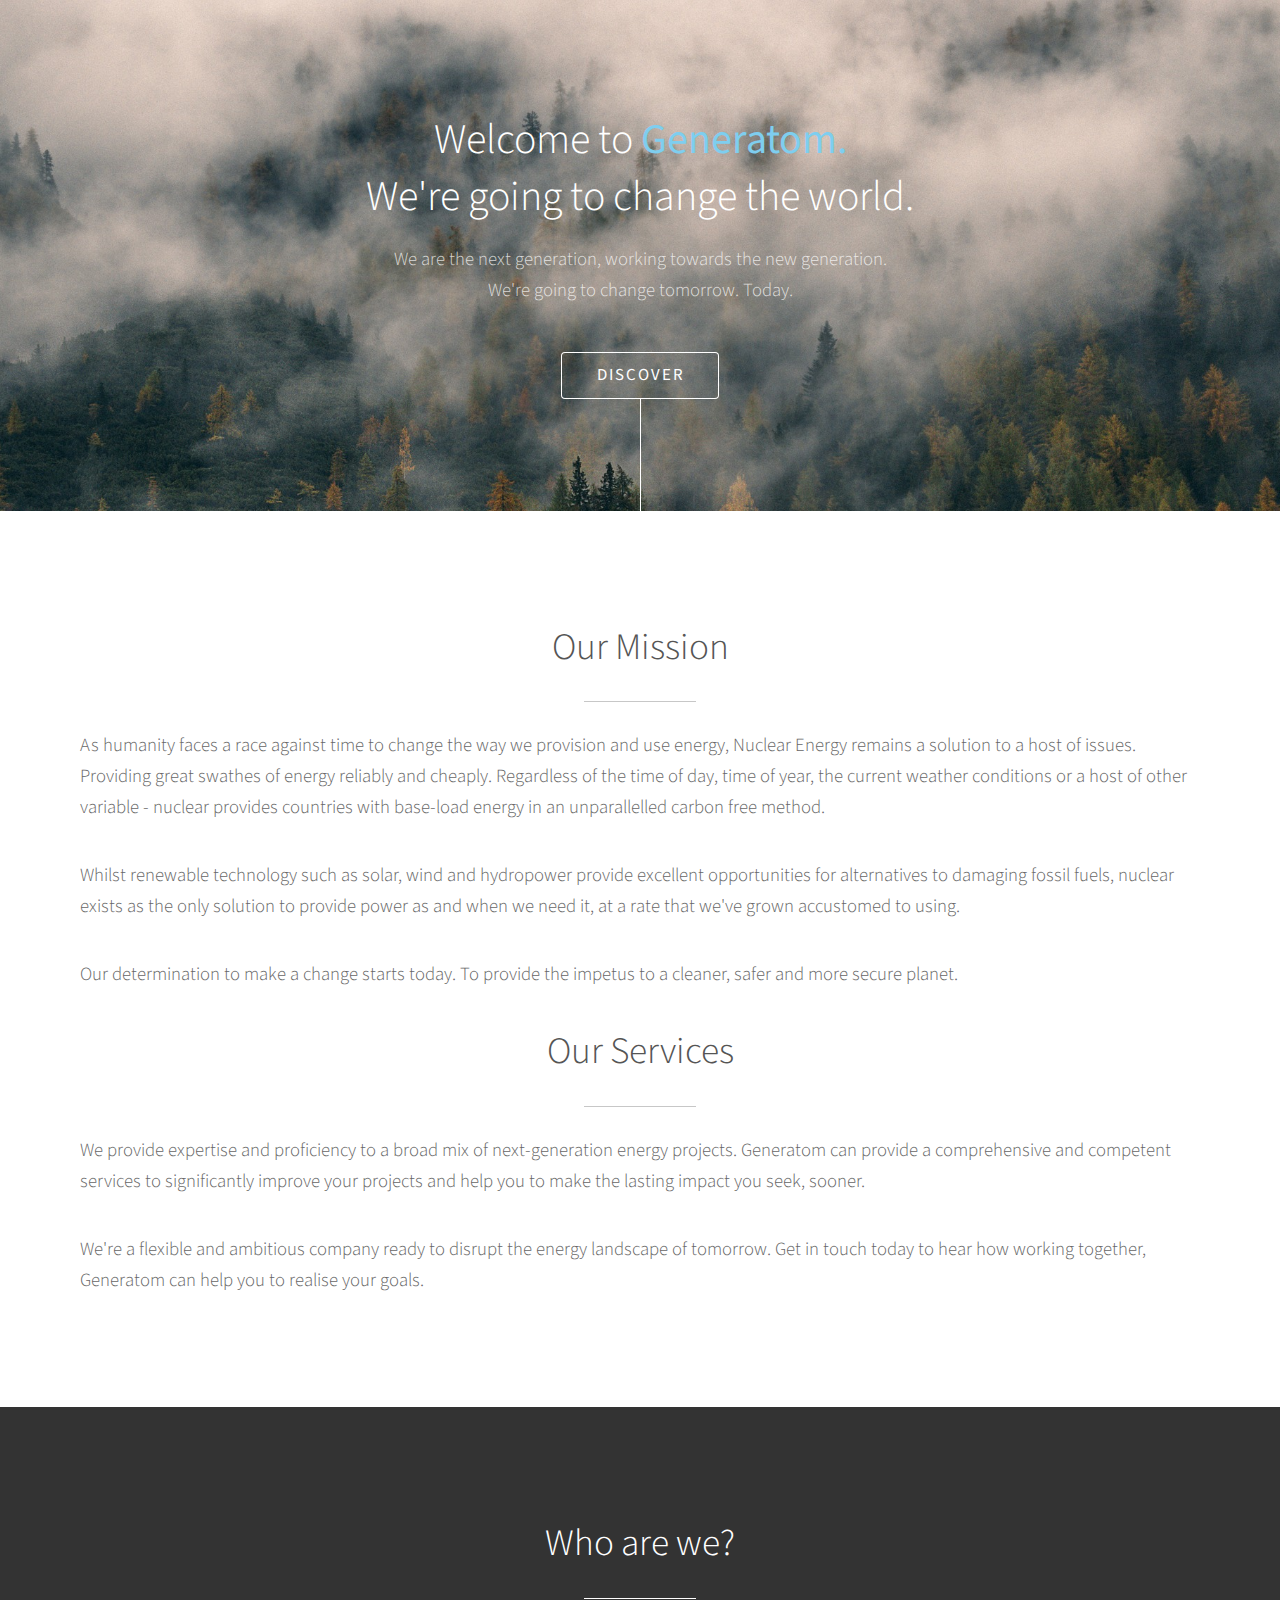
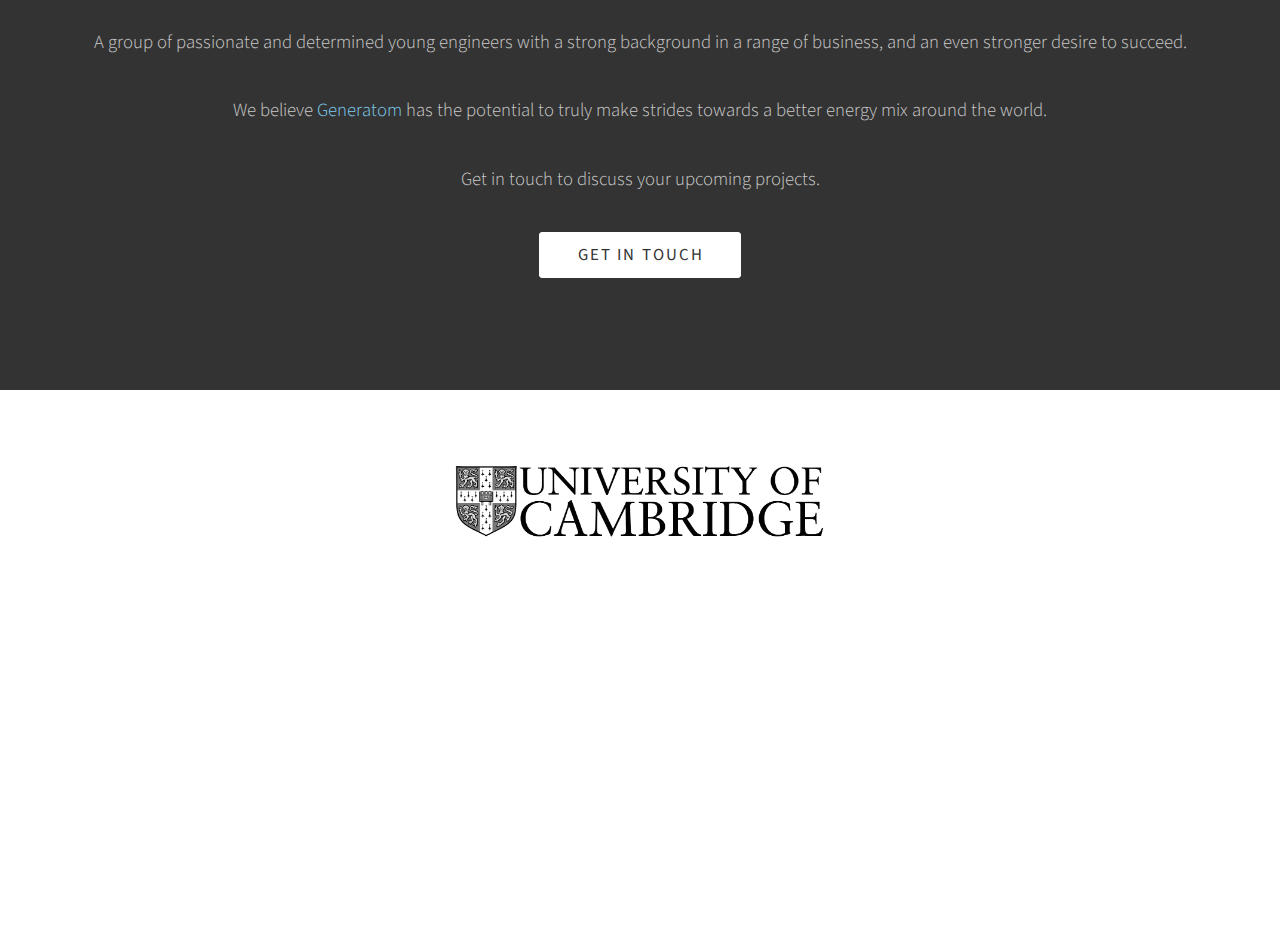
<file: index.html>
<!DOCTYPE HTML>
<!--
	Photon by HTML5 UP
	html5up.net | @ajlkn
	Free for personal and commercial use under the CCA 3.0 license (html5up.net/license)
-->
<html>
	<head>
		<title>Generatom</title>
		<meta charset="utf-8" />
		<meta name="viewport" content="width=device-width, initial-scale=1" />
		<!--[if lte IE 8]><script src="assets/js/ie/html5shiv.js"></script><![endif]-->
		<link rel="stylesheet" href="assets/css/main.css" />
		<!--[if lte IE 8]><link rel="stylesheet" href="assets/css/ie8.css" /><![endif]-->
		<!--[if lte IE 9]><link rel="stylesheet" href="assets/css/ie9.css" /><![endif]-->
		<link href="https://file.myfontastic.com/UbpFDYd3mm6PWmvCnn5ewc/icons.css" rel="stylesheet">
		<link rel="shortcut icon" href="images/favicon.ico" type="image/x-icon">
	</head>
	<body>

		<!-- Header -->
			<section id="header">
				<div class="inner">
					<span class="icon-logo-black"></span>
					<h1>Welcome to <strong><font color="#7ECEEF">Generatom.</font></strong><br />
					We're going to change the world.</a></font></h1>
					<p>We are the next generation, working towards the new generation.<br />
					We're going to change tomorrow. Today. </p>
					<ul class="actions">
						<li><a href="#five" class="button scrolly">Discover</a></li>
					</ul>
				</div>
			</section>

			<section id="five" class="main style1">
				<div class="container">
					<header class="major special">
						<h2>Our Mission</h2>
					</header>
					<p>As humanity faces a race against time to change the way we provision and use energy, Nuclear Energy remains a 
					solution to a host of issues. Providing great swathes of energy reliably and cheaply. Regardless of the time of day, 
					time of year, the current weather conditions or a host of other variable - nuclear provides countries with base-load energy
					in an unparallelled carbon free method. 
					<p>Whilst renewable technology such as solar, wind and hydropower provide excellent opportunities for alternatives to 
					damaging fossil fuels, nuclear exists as the only solution to provide power as and when we need it, at a rate that we've grown accustomed to using. 
					<p>Our determination to make a change starts today. To provide the impetus to a cleaner, safer and more secure planet.
					
					<div class="container">
					<header class="major special">
						<h2>Our Services</h2>
					</header>
						<p>We provide expertise and proficiency to a broad mix of next-generation energy projects. Generatom can provide a comprehensive and competent services to significantly improve your projects and help you to make the lasting impact you seek, sooner.
						<!--p>Generatom are experts in the nuclear sector, with a focus on providing means to hitting Global Energy Targets. 
					
						<!--div class="row">
							<div class="6u 12u$(medium)">
								<h5>Our previous work has included</h5>
								<ul>
									<li>Pre-project Consulting</li>
									<li>Economic Analysis</li>
									<li>International Development Projects</li>
									<li>Engineering Substantiation</li>
								</ul>

						</div-->
					</div>
					<p>We're a flexible and ambitious company ready to disrupt the energy landscape of tomorrow. Get in touch today to hear how working together, Generatom can help you to realise your goals.</h4>
					
							
				</div>
											</section>
				

			
		

		<!-- Four -->
			<section id="four" class="main style2 special">
				<div class="container">

					<header class="major">
						<h2>Who are we?</h2>
					</header>
					<p>A group of passionate and determined young engineers with a strong background in a range of business, and an even stronger desire to succeed. <p>We believe <font color="#7ECEEF">Generatom</font> has the potential to truly make strides towards a better energy mix around the world. 
					<p>Get in touch to discuss your upcoming projects.
					<ul class="actions uniform">
						<li><a href="mailto:bhivorypeters@gmail.com?Subject=Generatom&body=Hello%20Bertie%2C%20%0A%0AI%27m%20interested%20in%20discussing%20a%20project%20with%20you.%20Please%20get%20in%20touch%20so%20we%20can%20arrange%20to%20talk%20in%20more%20detail.%20%0A%0AThanks!" target="_blank" class="button special">Get in touch</a></li>
					</ul>
				</div>
			</section>

			<section>
						<div class="container">
						<div class="box alt">
							<h2></h2>
							<div class="row uniform 50%">
								<!--div class="4u"><span class="image fit"><img src="images/logos/NRI-01.png" alt="" /></span></div-->
								<div class="12u"><span class="image fit"><img src="images/logos/cambridge-03.png" alt="" /></span></div>
								<!--div class="4u"><span class="image fit"><img src="images/logos/ncc.png" alt="" /></span></div-->
							</div>
						</div>
		</section>

		<!-- Others -->
		
			
				<!--section id="five" class="main style1">
				<div class="container">
					
						<h4>Text</h4>
						<p>This is <b>bold</b> and this is <strong>strong</strong>. This is <i>italic</i> and this is <em>emphasized</em>.
						This is <sup>superscript</sup> text and this is <sub>subscript</sub> text.
						This is <u>underlined</u> and this is code: <code>for (;;) { ... }</code>. Finally, <a href="#">this is a link</a>.</p>
						<hr />
						<header>
							<h4>Heading with a Subtitle</h4>
							<p>Lorem ipsum dolor sit amet nullam id egestas urna aliquam</p>
						</header>
						<p>Nunc lacinia ante nunc ac lobortis. Interdum adipiscing gravida odio porttitor sem non mi integer non faucibus ornare mi ut ante amet placerat aliquet. Volutpat eu sed ante lacinia sapien lorem accumsan varius montes viverra nibh in adipiscing blandit tempus accumsan.</p>
						<header>
							<h5>Heading with a Subtitle</h5>
							<p>Lorem ipsum dolor sit amet nullam id egestas urna aliquam</p>
						</header>
						<p>Nunc lacinia ante nunc ac lobortis. Interdum adipiscing gravida odio porttitor sem non mi integer non faucibus ornare mi ut ante amet placerat aliquet. Volutpat eu sed ante lacinia sapien lorem accumsan varius montes viverra nibh in adipiscing blandit tempus accumsan.</p>
						<hr />
						<h2>Heading Level 2</h2>
						<h3>Heading Level 3</h3>
						<h4>Heading Level 4</h4>
						<h5>Heading Level 5</h5>
						<h6>Heading Level 6</h6>
						<hr />
						<h5>Blockquote</h5>
						<blockquote>Fringilla nisl. Donec accumsan interdum nisi, quis tincidunt felis sagittis eget tempus euismod. Vestibulum ante ipsum primis in faucibus vestibulum. Blandit adipiscing eu felis iaculis volutpat ac adipiscing accumsan faucibus. Vestibulum ante ipsum primis in faucibus lorem ipsum dolor sit amet nullam adipiscing eu felis.</blockquote>
						<h5>Preformatted</h5>
						<pre><code>i = 0;

while (!deck.isInOrder()) {
print 'Iteration ' + i;
deck.shuffle();
i++;
}

print 'It took ' + i + ' iterations to sort the deck.';</code></pre>
					</section>

					<section id="five" class="main style1">
				<div class="container">
						<h4>Lists</h4>
						<div class="row">
							<div class="6u 12u$(medium)">
								<h5>Unordered</h5>
								<ul>
									<li>Dolor pulvinar etiam.</li>
									<li>Sagittis adipiscing.</li>
									<li>Felis enim feugiat.</li>
								</ul>
								<h5>Alternate</h5>
								<ul class="alt">
									<li>Dolor pulvinar etiam.</li>
									<li>Sagittis adipiscing.</li>
									<li>Felis enim feugiat.</li>
								</ul>
							</div>
							<div class="6u$ 12u$(medium)">
								<h5>Ordered</h5>
								<ol>
									<li>Dolor pulvinar etiam.</li>
									<li>Etiam vel felis viverra.</li>
									<li>Felis enim feugiat.</li>
									<li>Dolor pulvinar etiam.</li>
									<li>Etiam vel felis lorem.</li>
									<li>Felis enim et feugiat.</li>
								</ol>
								<h5>Icons</h5>
								<ul class="icons">
									<li><a href="#" class="icon fa-twitter"><span class="label">Twitter</span></a></li>
									<li><a href="#" class="icon fa-facebook"><span class="label">Facebook</span></a></li>
									<li><a href="#" class="icon fa-instagram"><span class="label">Instagram</span></a></li>
									<li><a href="#" class="icon fa-github"><span class="label">Github</span></a></li>
								</ul>
							</div>
						</div>
						<h5>Actions</h5>
						<div class="row">
							<div class="6u 12u$(medium)">
								<ul class="actions">
									<li><a href="#" class="button special">Default</a></li>
									<li><a href="#" class="button">Default</a></li>
								</ul>
								<ul class="actions small">
									<li><a href="#" class="button special small">Small</a></li>
									<li><a href="#" class="button small">Small</a></li>
								</ul>
								<ul class="actions vertical">
									<li><a href="#" class="button special">Default</a></li>
									<li><a href="#" class="button">Default</a></li>
								</ul>
								<ul class="actions vertical small">
									<li><a href="#" class="button special small">Small</a></li>
									<li><a href="#" class="button small">Small</a></li>
								</ul>
							</div>
							<div class="6u 12u$(medium)">
								<ul class="actions vertical">
									<li><a href="#" class="button special fit">Default</a></li>
									<li><a href="#" class="button fit">Default</a></li>
								</ul>
								<ul class="actions vertical small">
									<li><a href="#" class="button special small fit">Small</a></li>
									<li><a href="#" class="button small fit">Small</a></li>
								</ul>
							</div>
						</div>
					</section>

					<section>
						<div class="container">
						<h4>Table</h4>
						<h5>Default</h5>
						<div class="table-wrapper">
							<table>
								<thead>
									<tr>
										<th>Name</th>
										<th>Description</th>
										<th>Price</th>
									</tr>
								</thead>
								<tbody>
									<tr>
										<td>Item One</td>
										<td>Ante turpis integer aliquet porttitor.</td>
										<td>29.99</td>
									</tr>
									<tr>
										<td>Item Two</td>
										<td>Vis ac commodo adipiscing arcu aliquet.</td>
										<td>19.99</td>
									</tr>
									<tr>
										<td>Item Three</td>
										<td> Morbi faucibus arcu accumsan lorem.</td>
										<td>29.99</td>
									</tr>
									<tr>
										<td>Item Four</td>
										<td>Vitae integer tempus condimentum.</td>
										<td>19.99</td>
									</tr>
									<tr>
										<td>Item Five</td>
										<td>Ante turpis integer aliquet porttitor.</td>
										<td>29.99</td>
									</tr>
								</tbody>
								<tfoot>
									<tr>
										<td colspan="2"></td>
										<td>100.00</td>
									</tr>
								</tfoot>
							</table>
						</div>

						<h5>Alternate</h5>

						<div class="table-wrapper">
							<table class="alt">
								<thead>
									<tr>
										<th>Name</th>
										<th>Description</th>
										<th>Price</th>
									</tr>
								</thead>
								<tbody>
									<tr>
										<td>Item One</td>
										<td>Ante turpis integer aliquet porttitor.</td>
										<td>29.99</td>
									</tr>
									<tr>
										<td>Item Two</td>
										<td>Vis ac commodo adipiscing arcu aliquet.</td>
										<td>19.99</td>
									</tr>
									<tr>
										<td>Item Three</td>
										<td> Morbi faucibus arcu accumsan lorem.</td>
										<td>29.99</td>
									</tr>
									<tr>
										<td>Item Four</td>
										<td>Vitae integer tempus condimentum.</td>
										<td>19.99</td>
									</tr>
									<tr>
										<td>Item Five</td>
										<td>Ante turpis integer aliquet porttitor.</td>
										<td>29.99</td>
									</tr>
								</tbody>
								<tfoot>
									<tr>
										<td colspan="2"></td>
										<td>100.00</td>
									</tr>
								</tfoot>
							</table>
						</div>
					</section>

					<section>
						<div class="container">
						<h4>Buttons</h4>
						<ul class="actions">
							<li><a href="#" class="button special">Special</a></li>
							<li><a href="#" class="button">Default</a></li>
						</ul>
						<ul class="actions">
							<li><a href="#" class="button big">Big</a></li>
							<li><a href="#" class="button">Default</a></li>
							<li><a href="#" class="button small">Small</a></li>
						</ul>
						<ul class="actions fit">
							<li><a href="#" class="button fit">Fit</a></li>
							<li><a href="#" class="button special fit">Fit</a></li>
							<li><a href="#" class="button fit">Fit</a></li>
						</ul>
						<ul class="actions fit small">
							<li><a href="#" class="button special fit small">Fit + Small</a></li>
							<li><a href="#" class="button fit small">Fit + Small</a></li>
							<li><a href="#" class="button special fit small">Fit + Small</a></li>
						</ul>
						<ul class="actions">
							<li><a href="#" class="button special icon fa-download">Icon</a></li>
							<li><a href="#" class="button icon fa-download">Icon</a></li>
						</ul>
						<ul class="actions">
							<li><span class="button special disabled">Disabled</span></li>
							<li><span class="button disabled">Disabled</span></li>
						</ul>
					</div>
					</section>

					<section>
						<div class="container">
						<h4>Form</h4>
						<form method="post" action="#">
							<div class="row uniform 50%">
								<div class="6u 12u$(xsmall)">
									<input type="text" name="demo-name" id="demo-name" value="" placeholder="Name" />
								</div>
								<div class="6u$ 12u$(xsmall)">
									<input type="email" name="demo-email" id="demo-email" value="" placeholder="Email" />
								</div>
								<div class="12u$">
									<div class="select-wrapper">
										<select name="demo-category" id="demo-category">
											<option value="">- Category -</option>
											<option value="1">Manufacturing</option>
											<option value="1">Shipping</option>
											<option value="1">Administration</option>
											<option value="1">Human Resources</option>
										</select>
									</div>
								</div>
								<div class="4u 12u$(small)">
									<input type="radio" id="demo-priority-low" name="demo-priority" checked>
									<label for="demo-priority-low">Low</label>
								</div>
								<div class="4u 12u$(small)">
									<input type="radio" id="demo-priority-normal" name="demo-priority">
									<label for="demo-priority-normal">Normal</label>
								</div>
								<div class="4u$ 12u$(small)">
									<input type="radio" id="demo-priority-high" name="demo-priority">
									<label for="demo-priority-high">High</label>
								</div>
								<div class="6u 12u$(small)">
									<input type="checkbox" id="demo-copy" name="demo-copy">
									<label for="demo-copy">Email me a copy</label>
								</div>
								<div class="6u$ 12u$(small)">
									<input type="checkbox" id="demo-human" name="demo-human" checked>
									<label for="demo-human">Not a robot</label>
								</div>
								<div class="12u$">
									<textarea name="demo-message" id="demo-message" placeholder="Enter your message" rows="6"></textarea>
								</div>
								<div class="12u$">
									<ul class="actions">
										<li><input type="submit" value="Send Message" class="special" /></li>
										<li><input type="reset" value="Reset" /></li>
									</ul>
								</div>
							</div>
						</form>
					</div>
					</section>

					<section>
						<div class="container">
						<h4>Image</h4>
						<h5>Fit</h5>
						<div class="box alt">
							<div class="row uniform 50%">
								<div class="12u"><span class="image fit"><img src="images/pic06.jpg" alt="" /></span></div>
								<div class="4u"><span class="image fit"><img src="images/pic02.jpg" alt="" /></span></div>
								<div class="4u"><span class="image fit"><img src="images/pic03.jpg" alt="" /></span></div>
								<div class="4u"><span class="image fit"><img src="images/pic04.jpg" alt="" /></span></div>
								<div class="4u"><span class="image fit"><img src="images/pic03.jpg" alt="" /></span></div>
								<div class="4u"><span class="image fit"><img src="images/pic04.jpg" alt="" /></span></div>
								<div class="4u"><span class="image fit"><img src="images/pic02.jpg" alt="" /></span></div>
								<div class="4u"><span class="image fit"><img src="images/pic04.jpg" alt="" /></span></div>
								<div class="4u"><span class="image fit"><img src="images/pic02.jpg" alt="" /></span></div>
								<div class="4u"><span class="image fit"><img src="images/pic03.jpg" alt="" /></span></div>
							</div>
						</div>
						<h5>Left &amp; Right</h5>
						<p><span class="image left"><img src="images/pic05.jpg" alt="" /></span>Fringilla nisl. Donec accumsan interdum nisi, quis tincidunt felis sagittis eget. tempus euismod. Vestibulum ante ipsum primis in faucibus vestibulum. Blandit adipiscing eu felis iaculis volutpat ac adipiscing accumsan eu faucibus. Integer ac pellentesque praesent tincidunt felis sagittis eget. tempus euismod. Vestibulum ante ipsum primis in faucibus vestibulum. Blandit adipiscing eu felis iaculis volutpat ac adipiscing accumsan eu faucibus. Integer ac pellentesque praesent. Donec accumsan interdum nisi, quis tincidunt felis sagittis eget. tempus euismod. Vestibulum ante ipsum primis in faucibus vestibulum. Blandit adipiscing eu felis iaculis volutpat ac adipiscing accumsan eu faucibus. Integer ac pellentesque praesent tincidunt felis sagittis eget. tempus euismod. Vestibulum ante ipsum primis in faucibus vestibulum. Blandit adipiscing eu felis iaculis volutpat ac adipiscing accumsan eu faucibus. Integer ac pellentesque praesent. Blandit adipiscing eu felis iaculis volutpat ac adipiscing accumsan eu faucibus. Integer ac pellentesque praesent tincidunt felis sagittis eget. tempus euismod. Vestibulum ante ipsum primis in faucibus vestibulum. Blandit adipiscing eu felis iaculis volutpat ac adipiscing accumsan eu faucibus. Integer ac pellentesque praesent.</p>
						<p><span class="image right"><img src="images/pic05.jpg" alt="" /></span>Fringilla nisl. Donec accumsan interdum nisi, quis tincidunt felis sagittis eget. tempus euismod. Vestibulum ante ipsum primis in faucibus vestibulum. Blandit adipiscing eu felis iaculis volutpat ac adipiscing accumsan eu faucibus. Integer ac pellentesque praesent tincidunt felis sagittis eget. tempus euismod. Vestibulum ante ipsum primis in faucibus vestibulum. Blandit adipiscing eu felis iaculis volutpat ac adipiscing accumsan eu faucibus. Integer ac pellentesque praesent. Donec accumsan interdum nisi, quis tincidunt felis sagittis eget. tempus euismod. Vestibulum ante ipsum primis in faucibus vestibulum. Blandit adipiscing eu felis iaculis volutpat ac adipiscing accumsan eu faucibus. Integer ac pellentesque praesent tincidunt felis sagittis eget. tempus euismod. Vestibulum ante ipsum primis in faucibus vestibulum. Blandit adipiscing eu felis iaculis volutpat ac adipiscing accumsan eu faucibus. Integer ac pellentesque praesent. Blandit adipiscing eu felis iaculis volutpat ac adipiscing accumsan eu faucibus. Integer ac pellentesque praesent tincidunt felis sagittis eget. tempus euismod. Vestibulum ante ipsum primis in faucibus vestibulum. Blandit adipiscing eu felis iaculis volutpat ac adipiscing accumsan eu faucibus. Integer ac pellentesque praesent.</p>
					</section>

				</div>
			</section>-->
		

		<!-- Footer -->
			<section id="footer">
				<ul class="icons">
					<li><a href="https://twitter.com/GeneratomUK" class="icon alt fa-twitter"><span class="label">Twitter</span></a></li>
					<!--li><a href="#" class="icon alt fa-facebook"><span class="label">Facebook</span></a></li>
					<li><a href="#" class="icon alt fa-instagram"><span class="label">Instagram</span></a></li>
					<li><a href="#" class="icon alt fa-github"><span class="label">GitHub</span></a></li-->
					<li><a href="mailto:bhivorypeters@gmail.com?Subject=Interest%20in%20Partnership&body=Hello%20Bertie%2C%20%0A%0AI%27m%20interested%20in%20discussing%20Partnership%20with%20you.%20Please%20get%20in%20touch%20so%20we%20can%20arrange%20to%20talk%20in%20more%20detail.%20%0A%0AThanks!" target="_blank" class="icon alt fa-envelope"><span class="label">Email</span></a></li>
				</ul>
				<ul class="copyright">
					<li>&copy;2018 Generatom</li><!--li>Design: <a href="http://html5up.net">HTML5 UP</a></li-->
				</ul>
			</section>

		<!-- Scripts -->
			<script src="assets/js/jquery.min.js"></script>
			<script src="assets/js/jquery.scrolly.min.js"></script>
			<script src="assets/js/skel.min.js"></script>
			<script src="assets/js/util.js"></script>
			<!--[if lte IE 8]><script src="assets/js/ie/respond.min.js"></script><![endif]-->
			<script src="assets/js/main.js"></script>
			<script>
				  (function(i,s,o,g,r,a,m){i['GoogleAnalyticsObject']=r;i[r]=i[r]||function(){
				  (i[r].q=i[r].q||[]).push(arguments)},i[r].l=1*new Date();a=s.createElement(o),
				  m=s.getElementsByTagName(o)[0];a.async=1;a.src=g;m.parentNode.insertBefore(a,m)
				  })(window,document,'script','https://www.google-analytics.com/analytics.js','ga');

				  ga('create', 'UA-101300939-1', 'auto');
				  ga('send', 'pageview');
			</script>
			

	</body>
</html>
</file>
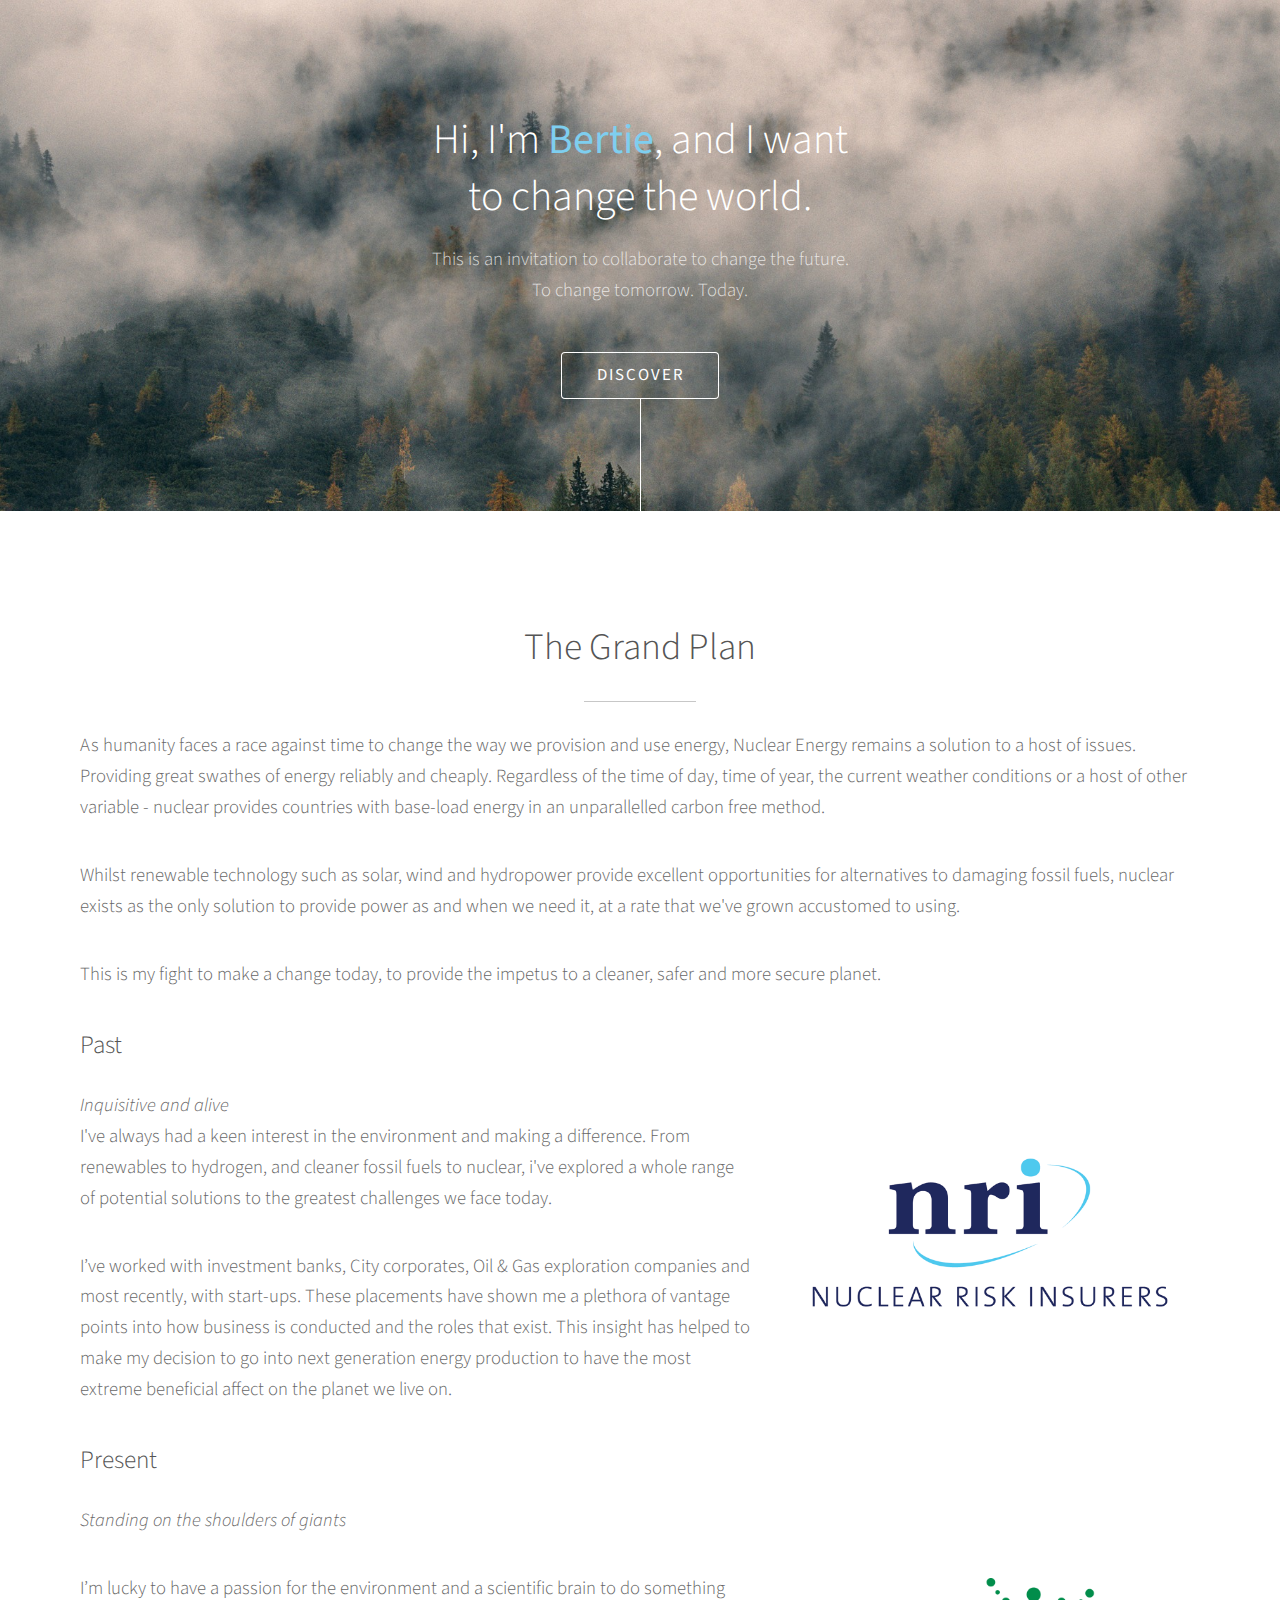
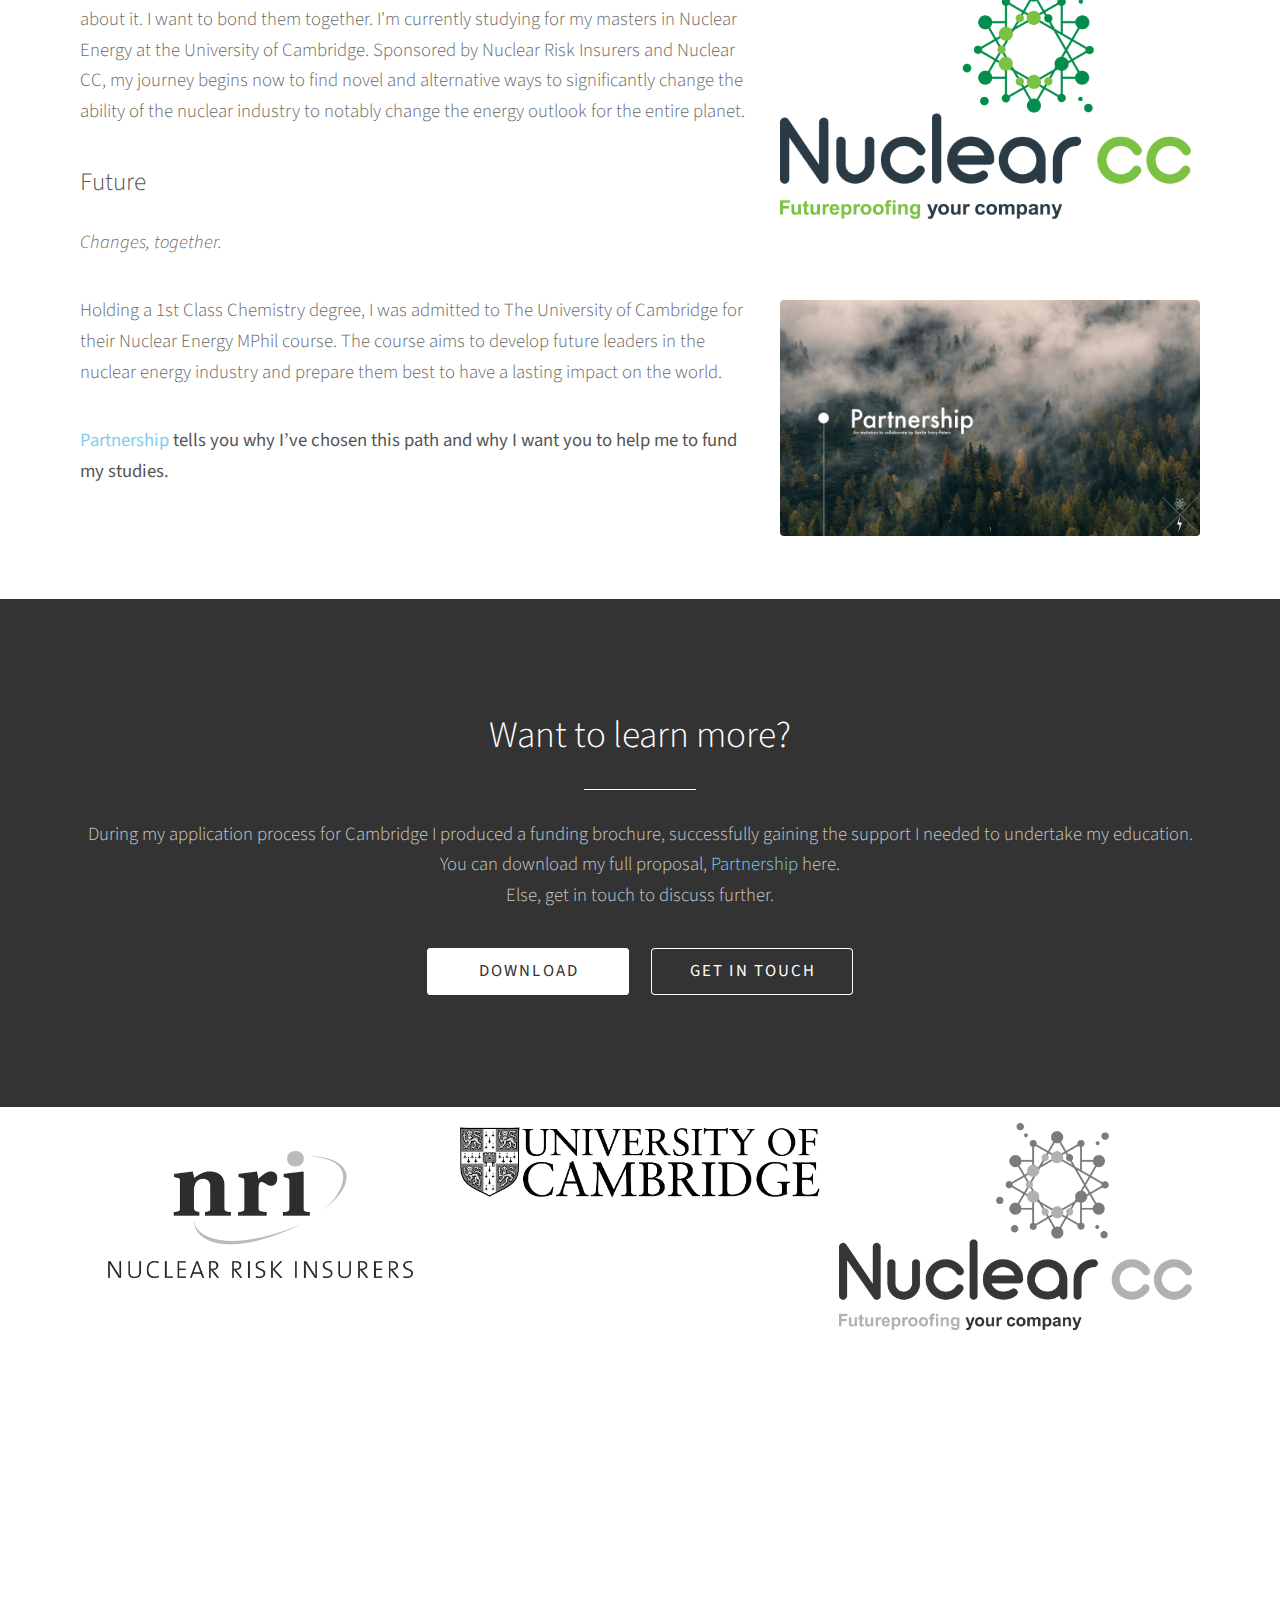
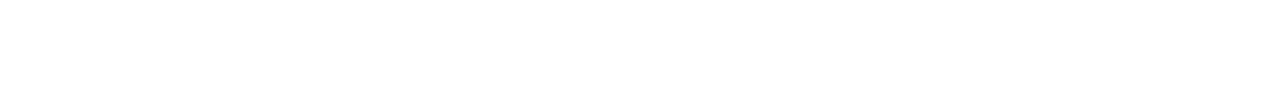
<file: bertie.html>
<!DOCTYPE HTML>
<!--
	Photon by HTML5 UP
	html5up.net | @ajlkn
	Free for personal and commercial use under the CCA 3.0 license (html5up.net/license)
-->
<html>
	<head>
		<title>bertieip.com</title>
		<meta charset="utf-8" />
		<meta name="viewport" content="width=device-width, initial-scale=1" />
		<!--[if lte IE 8]><script src="assets/js/ie/html5shiv.js"></script><![endif]-->
		<link rel="stylesheet" href="assets/css/main.css" />
		<!--[if lte IE 8]><link rel="stylesheet" href="assets/css/ie8.css" /><![endif]-->
		<!--[if lte IE 9]><link rel="stylesheet" href="assets/css/ie9.css" /><![endif]-->
		<link href="https://file.myfontastic.com/UbpFDYd3mm6PWmvCnn5ewc/icons.css" rel="stylesheet">
		<link rel="shortcut icon" href="images/favicon.ico" type="image/x-icon">
	</head>
	<body>

		<!-- Header -->
			<section id="header">
				<div class="inner">
					<span class="icon-logo-black"></span>
					<h1>Hi, I'm <strong><font color="#7ECEEF">Bertie</font></strong>, and I want<br />
					to change the world.</a></font></h1>
					<p>This is an invitation to collaborate to change the future.<br />
					To change tomorrow. Today. </p>
					<ul class="actions">
						<li><a href="#one" class="button scrolly">Discover</a></li>
					</ul>
				</div>
			</section>

			<section id="five" class="main style1">
				<div class="container">
					<header class="major special">
						<h2>The Grand Plan</h2>
					</header>
					<p>As humanity faces a race against time to change the way we provision and use energy, Nuclear Energy remains a 
					solution to a host of issues. Providing great swathes of energy reliably and cheaply. Regardless of the time of day, 
					time of year, the current weather conditions or a host of other variable - nuclear provides countries with base-load energy
					in an unparallelled carbon free method. 
					<p>Whilst renewable technology such as solar, wind and hydropower provide excellent opportunities for alternatives to 
					damaging fossil fuels, nuclear exists as the only solution to provide power as and when we need it, at a rate that we've grown accustomed to using. 
					<p>This is my fight to make a change today, to provide the impetus to a cleaner, safer and more secure planet.
				<header>
							<h3>Past</h3>
							<i>Inquisitive and alive</i>
						</header>
					<p><span class="image right"><img src="images/sponsors/NRI.png" alt="" /></span>I've always had a keen interest in the environment and making a difference. From renewables to hydrogen, and cleaner fossil fuels to nuclear, i've explored a whole
					range of potential solutions to the greatest challenges we face today. </p>
					<p>I’ve worked with investment banks, City corporates, Oil & Gas
						exploration companies and most recently, with start-ups. These
						placements have shown me a plethora of vantage points into how
						business is conducted and the roles that exist. This insight has helped to
						make my decision to go into next generation energy production to have
						the most extreme beneficial affect on the planet we live on.
				<h3>Present</h3>
				<p><i>Standing on the shoulders of giants</i></p>	
						<p><span class="image right"><img src="images/sponsors/ncc.png" alt="" /></span>I’m lucky to have a passion for the environment and a scientific brain to do something about it. I want to bond them together. I'm currently studying for my masters in Nuclear Energy at the University of Cambridge. Sponsored by Nuclear Risk Insurers and Nuclear CC, my journey begins now to find novel and alternative ways to significantly change the ability of the nuclear industry to notably change the energy outlook for the entire planet. </p>
				<h3>Future</h3>
				<p><i>Changes, together.</i></p>
					<p><span class="image right"><img src="images/cover.jpeg" alt="" /></span>Holding a 1st Class Chemistry degree, I was admitted to
										    The University of Cambridge for their Nuclear Energy MPhil course. The
											course aims to develop future leaders in the nuclear energy industry and prepare
											them best to have a lasting impact on the world.</p>
											<p><b><font color="#7ECEEF">Partnership</font> tells you why I’ve chosen this path and why I want you to help
											me to fund my studies.</b></p>
				</div>
											</section>
				

				<!--div class="container">
					<header class="major">
						<h2>Further Sponsorship Opportunities </h2>
					</header>
					<p><i>Partnership</i> explains in full detail some of the potential benefits of this collaboration. Please get in touch to discuss 
					further ideas and individual bespoking.</p>
					<div class="row 150%">
						<div class="4u 12u$(medium)">
							<!--span class="image fit"><img src="images/pic02.jpg" alt="" /></span
							<h3><b><s><font color="#FFD700">Gold:</font></b> £5000 Sponsorship</h3>
							<p>Specific thesis research topic, individual summary research reports,
								priority speaker opportunities and interviews.</p><p>
								+ all Silver and Bronze benefits.</s></p>
						
						</div>
						<div class="4u 12u$(medium)">
							<!--span class="image fit"><img src="images/pic03.jpg" alt="" /></span
							<h3><b><font color="#DCDEE0">Silver:</font></b> £2500 Sponsorship</h3>
							<p>Access to research reports, direct career conversations, personal liaise
								with the University, ambassadorial opportunities.</p><p>
								+ all Bronze benefits.</p>
							
						</div>
						<div class="4u$ 12u$(medium)">
							<!--span class="image fit"><img src="images/pic04.jpg" alt="" /></span
							<h3><b><font color="#CD7F32">Bronze:</font></b> £1000 Sponsorship</h3>
							<p>Direct interview and commentary access, introductions to staff and
								alumni at the University, access to research content, personal blog posts, 
								thesis thanks and detailed sponsorship comments.</p>
							
						</div>
					</div>
					<p><small><b>N.B.</b> These levels are not final - they are subject to change with individual discussion. They aren't neccessarily accurate representations of current sponsorship levels.</small></p>
				</div>
			</section>	

		<!--One
			<section id="one" class="main style1">
				<div class="container">
					<div class="row 150%">
						<div class="6u 12u$(medium)">
							<header class="major">
								<h3>What is Partnership?</h3>
							</header>
							<p>Holding a 1st Class Chemistry degree, I was admitted to
						    The University of Cambridge for their Nuclear Energy MPhil course. The
							course aims to develop future leaders in the nuclear energy industry and prepare
							them best to have a lasting impact on the world.</p>
							<p><b><font color="#7ECEEF">Partnership</font> tells you why I’ve chosen this path and why I want you to help
							me to fund my studies.</b></p>
						</div>
						<div class="6u$ 12u$(medium) important(medium)">
							<span class="image fit"><img src="images/cover.jpeg" alt="" /></span>
						</div>
					</div>
				</div>
			</section> -->
		<!-- Two -->
			<!--section id="two" class="main style2">
				<div class="container">
					<div class="row 150%">
						<div class="6u 12u$(medium)">
							<ul class="major-icons">
								<li><span class="icon style4 major fa-users"></span></li>
								<li><span class="icon style3 major fa-handshake-o"></span></li>
								<li><span class="icon style5 major fa-university "></span></li>
								<li><span class="icon style1 major fa-graduation-cap "></span></li>
								<li><span class="icon style2 major fa-bolt"></span></li>
								<li><span class="icon style6 major fa-globe"></span></li>
							</ul>
						</div>
						<div class="6u$ 12u$(medium)">
							<header class="major">
								<h3>The Plan</h3>
							</header>
							<p>I’m lucky to have a passion for the environment and a scientific brain to
							do something about it. I want to bond them together.
							Through expertise and education I believe we can notably influence the
							way we, and generations to come, are able to sustainably live our lives.
							</p>	
							<p>I have the opportunity to study at one of the worlds finest educational
							establishments - The University of Cambridge.
							The opportunities that this course can deliver, the people I can meet and
							the differences I hope to make to the planet are almost limitless.
							Opportunities themselves are built on partnership, and partnerships lead
							to breakthroughs. I want to be at the forefront of those breakthroughs,
							to ensure that we can undo the monster we’ve created.</p>
							<p> With your backing, I can use my passion to help to ensure that climate
							change doesn’t become climate destruction.
							The financial, professional and practical support you can provide would
							help to leave a far-reaching and potentially groundbreaking legacy. </p>
							<font color="#7ECEEF">Your support would be an investment for education, environmentalism,
							innovation and the next generation of life on planet Earth.</font></p>
						</div>
					</div>
				</div>
			</section>
		

		<!-- Four -->
			<section id="four" class="main style2 special">
				<div class="container">

					<header class="major">
						<h2>Want to learn more?</h2>
					</header>
					<p>During my application process for Cambridge I produced a funding brochure, successfully gaining the support I needed to undertake my education.
					<br>You can download my full proposal, <font color="#7ECEEF">Partnership</font> here. 
					<br>Else, get in touch to discuss further.
					<ul class="actions uniform">
						<li><a href="assets/docs/PartnershipCompressed.pdf" target="_blank" class="button special">Download</a></li>
						<li><a href="mailto:bhivorypeters@gmail.com?Subject=Interest%20in%20Partnership&body=Hello%20Bertie%2C%20%0A%0AI%27m%20interested%20in%20discussing%20Partnership%20with%20you.%20Please%20get%20in%20touch%20so%20we%20can%20arrange%20to%20talk%20in%20more%20detail.%20%0A%0AThanks!" target="_blank" class="button">Get in touch</a></li>
					</ul>
				</div>
			</section>

			<section>
						<div class="container">
						<h5></h5>
						<div class="box alt">
							<div class="row uniform 50%">
								<div class="4u"><span class="image fit"><img src="images/logos/NRI.png" alt="" /></span></div>
								<div class="4u"><span class="image fit"><img src="images/logos/cambridge.png" alt="" /></span></div>
								<div class="4u"><span class="image fit"><img src="images/logos/ncc.png" alt="" /></span></div>
							</div>
						</div>
		</section>

		<!-- Others -->
		
			
				<!--section id="five" class="main style1">
				<div class="container">
					
						<h4>Text</h4>
						<p>This is <b>bold</b> and this is <strong>strong</strong>. This is <i>italic</i> and this is <em>emphasized</em>.
						This is <sup>superscript</sup> text and this is <sub>subscript</sub> text.
						This is <u>underlined</u> and this is code: <code>for (;;) { ... }</code>. Finally, <a href="#">this is a link</a>.</p>
						<hr />
						<header>
							<h4>Heading with a Subtitle</h4>
							<p>Lorem ipsum dolor sit amet nullam id egestas urna aliquam</p>
						</header>
						<p>Nunc lacinia ante nunc ac lobortis. Interdum adipiscing gravida odio porttitor sem non mi integer non faucibus ornare mi ut ante amet placerat aliquet. Volutpat eu sed ante lacinia sapien lorem accumsan varius montes viverra nibh in adipiscing blandit tempus accumsan.</p>
						<header>
							<h5>Heading with a Subtitle</h5>
							<p>Lorem ipsum dolor sit amet nullam id egestas urna aliquam</p>
						</header>
						<p>Nunc lacinia ante nunc ac lobortis. Interdum adipiscing gravida odio porttitor sem non mi integer non faucibus ornare mi ut ante amet placerat aliquet. Volutpat eu sed ante lacinia sapien lorem accumsan varius montes viverra nibh in adipiscing blandit tempus accumsan.</p>
						<hr />
						<h2>Heading Level 2</h2>
						<h3>Heading Level 3</h3>
						<h4>Heading Level 4</h4>
						<h5>Heading Level 5</h5>
						<h6>Heading Level 6</h6>
						<hr />
						<h5>Blockquote</h5>
						<blockquote>Fringilla nisl. Donec accumsan interdum nisi, quis tincidunt felis sagittis eget tempus euismod. Vestibulum ante ipsum primis in faucibus vestibulum. Blandit adipiscing eu felis iaculis volutpat ac adipiscing accumsan faucibus. Vestibulum ante ipsum primis in faucibus lorem ipsum dolor sit amet nullam adipiscing eu felis.</blockquote>
						<h5>Preformatted</h5>
						<pre><code>i = 0;

while (!deck.isInOrder()) {
print 'Iteration ' + i;
deck.shuffle();
i++;
}

print 'It took ' + i + ' iterations to sort the deck.';</code></pre>
					</section>

					<section id="five" class="main style1">
				<div class="container">
						<h4>Lists</h4>
						<div class="row">
							<div class="6u 12u$(medium)">
								<h5>Unordered</h5>
								<ul>
									<li>Dolor pulvinar etiam.</li>
									<li>Sagittis adipiscing.</li>
									<li>Felis enim feugiat.</li>
								</ul>
								<h5>Alternate</h5>
								<ul class="alt">
									<li>Dolor pulvinar etiam.</li>
									<li>Sagittis adipiscing.</li>
									<li>Felis enim feugiat.</li>
								</ul>
							</div>
							<div class="6u$ 12u$(medium)">
								<h5>Ordered</h5>
								<ol>
									<li>Dolor pulvinar etiam.</li>
									<li>Etiam vel felis viverra.</li>
									<li>Felis enim feugiat.</li>
									<li>Dolor pulvinar etiam.</li>
									<li>Etiam vel felis lorem.</li>
									<li>Felis enim et feugiat.</li>
								</ol>
								<h5>Icons</h5>
								<ul class="icons">
									<li><a href="#" class="icon fa-twitter"><span class="label">Twitter</span></a></li>
									<li><a href="#" class="icon fa-facebook"><span class="label">Facebook</span></a></li>
									<li><a href="#" class="icon fa-instagram"><span class="label">Instagram</span></a></li>
									<li><a href="#" class="icon fa-github"><span class="label">Github</span></a></li>
								</ul>
							</div>
						</div>
						<h5>Actions</h5>
						<div class="row">
							<div class="6u 12u$(medium)">
								<ul class="actions">
									<li><a href="#" class="button special">Default</a></li>
									<li><a href="#" class="button">Default</a></li>
								</ul>
								<ul class="actions small">
									<li><a href="#" class="button special small">Small</a></li>
									<li><a href="#" class="button small">Small</a></li>
								</ul>
								<ul class="actions vertical">
									<li><a href="#" class="button special">Default</a></li>
									<li><a href="#" class="button">Default</a></li>
								</ul>
								<ul class="actions vertical small">
									<li><a href="#" class="button special small">Small</a></li>
									<li><a href="#" class="button small">Small</a></li>
								</ul>
							</div>
							<div class="6u 12u$(medium)">
								<ul class="actions vertical">
									<li><a href="#" class="button special fit">Default</a></li>
									<li><a href="#" class="button fit">Default</a></li>
								</ul>
								<ul class="actions vertical small">
									<li><a href="#" class="button special small fit">Small</a></li>
									<li><a href="#" class="button small fit">Small</a></li>
								</ul>
							</div>
						</div>
					</section>

					<section>
						<div class="container">
						<h4>Table</h4>
						<h5>Default</h5>
						<div class="table-wrapper">
							<table>
								<thead>
									<tr>
										<th>Name</th>
										<th>Description</th>
										<th>Price</th>
									</tr>
								</thead>
								<tbody>
									<tr>
										<td>Item One</td>
										<td>Ante turpis integer aliquet porttitor.</td>
										<td>29.99</td>
									</tr>
									<tr>
										<td>Item Two</td>
										<td>Vis ac commodo adipiscing arcu aliquet.</td>
										<td>19.99</td>
									</tr>
									<tr>
										<td>Item Three</td>
										<td> Morbi faucibus arcu accumsan lorem.</td>
										<td>29.99</td>
									</tr>
									<tr>
										<td>Item Four</td>
										<td>Vitae integer tempus condimentum.</td>
										<td>19.99</td>
									</tr>
									<tr>
										<td>Item Five</td>
										<td>Ante turpis integer aliquet porttitor.</td>
										<td>29.99</td>
									</tr>
								</tbody>
								<tfoot>
									<tr>
										<td colspan="2"></td>
										<td>100.00</td>
									</tr>
								</tfoot>
							</table>
						</div>

						<h5>Alternate</h5>

						<div class="table-wrapper">
							<table class="alt">
								<thead>
									<tr>
										<th>Name</th>
										<th>Description</th>
										<th>Price</th>
									</tr>
								</thead>
								<tbody>
									<tr>
										<td>Item One</td>
										<td>Ante turpis integer aliquet porttitor.</td>
										<td>29.99</td>
									</tr>
									<tr>
										<td>Item Two</td>
										<td>Vis ac commodo adipiscing arcu aliquet.</td>
										<td>19.99</td>
									</tr>
									<tr>
										<td>Item Three</td>
										<td> Morbi faucibus arcu accumsan lorem.</td>
										<td>29.99</td>
									</tr>
									<tr>
										<td>Item Four</td>
										<td>Vitae integer tempus condimentum.</td>
										<td>19.99</td>
									</tr>
									<tr>
										<td>Item Five</td>
										<td>Ante turpis integer aliquet porttitor.</td>
										<td>29.99</td>
									</tr>
								</tbody>
								<tfoot>
									<tr>
										<td colspan="2"></td>
										<td>100.00</td>
									</tr>
								</tfoot>
							</table>
						</div>
					</section>

					<section>
						<div class="container">
						<h4>Buttons</h4>
						<ul class="actions">
							<li><a href="#" class="button special">Special</a></li>
							<li><a href="#" class="button">Default</a></li>
						</ul>
						<ul class="actions">
							<li><a href="#" class="button big">Big</a></li>
							<li><a href="#" class="button">Default</a></li>
							<li><a href="#" class="button small">Small</a></li>
						</ul>
						<ul class="actions fit">
							<li><a href="#" class="button fit">Fit</a></li>
							<li><a href="#" class="button special fit">Fit</a></li>
							<li><a href="#" class="button fit">Fit</a></li>
						</ul>
						<ul class="actions fit small">
							<li><a href="#" class="button special fit small">Fit + Small</a></li>
							<li><a href="#" class="button fit small">Fit + Small</a></li>
							<li><a href="#" class="button special fit small">Fit + Small</a></li>
						</ul>
						<ul class="actions">
							<li><a href="#" class="button special icon fa-download">Icon</a></li>
							<li><a href="#" class="button icon fa-download">Icon</a></li>
						</ul>
						<ul class="actions">
							<li><span class="button special disabled">Disabled</span></li>
							<li><span class="button disabled">Disabled</span></li>
						</ul>
					</div>
					</section>

					<section>
						<div class="container">
						<h4>Form</h4>
						<form method="post" action="#">
							<div class="row uniform 50%">
								<div class="6u 12u$(xsmall)">
									<input type="text" name="demo-name" id="demo-name" value="" placeholder="Name" />
								</div>
								<div class="6u$ 12u$(xsmall)">
									<input type="email" name="demo-email" id="demo-email" value="" placeholder="Email" />
								</div>
								<div class="12u$">
									<div class="select-wrapper">
										<select name="demo-category" id="demo-category">
											<option value="">- Category -</option>
											<option value="1">Manufacturing</option>
											<option value="1">Shipping</option>
											<option value="1">Administration</option>
											<option value="1">Human Resources</option>
										</select>
									</div>
								</div>
								<div class="4u 12u$(small)">
									<input type="radio" id="demo-priority-low" name="demo-priority" checked>
									<label for="demo-priority-low">Low</label>
								</div>
								<div class="4u 12u$(small)">
									<input type="radio" id="demo-priority-normal" name="demo-priority">
									<label for="demo-priority-normal">Normal</label>
								</div>
								<div class="4u$ 12u$(small)">
									<input type="radio" id="demo-priority-high" name="demo-priority">
									<label for="demo-priority-high">High</label>
								</div>
								<div class="6u 12u$(small)">
									<input type="checkbox" id="demo-copy" name="demo-copy">
									<label for="demo-copy">Email me a copy</label>
								</div>
								<div class="6u$ 12u$(small)">
									<input type="checkbox" id="demo-human" name="demo-human" checked>
									<label for="demo-human">Not a robot</label>
								</div>
								<div class="12u$">
									<textarea name="demo-message" id="demo-message" placeholder="Enter your message" rows="6"></textarea>
								</div>
								<div class="12u$">
									<ul class="actions">
										<li><input type="submit" value="Send Message" class="special" /></li>
										<li><input type="reset" value="Reset" /></li>
									</ul>
								</div>
							</div>
						</form>
					</div>
					</section>

					<section>
						<div class="container">
						<h4>Image</h4>
						<h5>Fit</h5>
						<div class="box alt">
							<div class="row uniform 50%">
								<div class="12u"><span class="image fit"><img src="images/pic06.jpg" alt="" /></span></div>
								<div class="4u"><span class="image fit"><img src="images/pic02.jpg" alt="" /></span></div>
								<div class="4u"><span class="image fit"><img src="images/pic03.jpg" alt="" /></span></div>
								<div class="4u"><span class="image fit"><img src="images/pic04.jpg" alt="" /></span></div>
								<div class="4u"><span class="image fit"><img src="images/pic03.jpg" alt="" /></span></div>
								<div class="4u"><span class="image fit"><img src="images/pic04.jpg" alt="" /></span></div>
								<div class="4u"><span class="image fit"><img src="images/pic02.jpg" alt="" /></span></div>
								<div class="4u"><span class="image fit"><img src="images/pic04.jpg" alt="" /></span></div>
								<div class="4u"><span class="image fit"><img src="images/pic02.jpg" alt="" /></span></div>
								<div class="4u"><span class="image fit"><img src="images/pic03.jpg" alt="" /></span></div>
							</div>
						</div>
						<h5>Left &amp; Right</h5>
						<p><span class="image left"><img src="images/pic05.jpg" alt="" /></span>Fringilla nisl. Donec accumsan interdum nisi, quis tincidunt felis sagittis eget. tempus euismod. Vestibulum ante ipsum primis in faucibus vestibulum. Blandit adipiscing eu felis iaculis volutpat ac adipiscing accumsan eu faucibus. Integer ac pellentesque praesent tincidunt felis sagittis eget. tempus euismod. Vestibulum ante ipsum primis in faucibus vestibulum. Blandit adipiscing eu felis iaculis volutpat ac adipiscing accumsan eu faucibus. Integer ac pellentesque praesent. Donec accumsan interdum nisi, quis tincidunt felis sagittis eget. tempus euismod. Vestibulum ante ipsum primis in faucibus vestibulum. Blandit adipiscing eu felis iaculis volutpat ac adipiscing accumsan eu faucibus. Integer ac pellentesque praesent tincidunt felis sagittis eget. tempus euismod. Vestibulum ante ipsum primis in faucibus vestibulum. Blandit adipiscing eu felis iaculis volutpat ac adipiscing accumsan eu faucibus. Integer ac pellentesque praesent. Blandit adipiscing eu felis iaculis volutpat ac adipiscing accumsan eu faucibus. Integer ac pellentesque praesent tincidunt felis sagittis eget. tempus euismod. Vestibulum ante ipsum primis in faucibus vestibulum. Blandit adipiscing eu felis iaculis volutpat ac adipiscing accumsan eu faucibus. Integer ac pellentesque praesent.</p>
						<p><span class="image right"><img src="images/pic05.jpg" alt="" /></span>Fringilla nisl. Donec accumsan interdum nisi, quis tincidunt felis sagittis eget. tempus euismod. Vestibulum ante ipsum primis in faucibus vestibulum. Blandit adipiscing eu felis iaculis volutpat ac adipiscing accumsan eu faucibus. Integer ac pellentesque praesent tincidunt felis sagittis eget. tempus euismod. Vestibulum ante ipsum primis in faucibus vestibulum. Blandit adipiscing eu felis iaculis volutpat ac adipiscing accumsan eu faucibus. Integer ac pellentesque praesent. Donec accumsan interdum nisi, quis tincidunt felis sagittis eget. tempus euismod. Vestibulum ante ipsum primis in faucibus vestibulum. Blandit adipiscing eu felis iaculis volutpat ac adipiscing accumsan eu faucibus. Integer ac pellentesque praesent tincidunt felis sagittis eget. tempus euismod. Vestibulum ante ipsum primis in faucibus vestibulum. Blandit adipiscing eu felis iaculis volutpat ac adipiscing accumsan eu faucibus. Integer ac pellentesque praesent. Blandit adipiscing eu felis iaculis volutpat ac adipiscing accumsan eu faucibus. Integer ac pellentesque praesent tincidunt felis sagittis eget. tempus euismod. Vestibulum ante ipsum primis in faucibus vestibulum. Blandit adipiscing eu felis iaculis volutpat ac adipiscing accumsan eu faucibus. Integer ac pellentesque praesent.</p>
					</section>

				</div>
			</section>-->
		

		<!-- Footer -->
			<section id="footer">
				<ul class="icons">
					<!--li><a href="#" class="icon alt fa-twitter"><span class="label">Twitter</span></a></li>
					<li><a href="#" class="icon alt fa-facebook"><span class="label">Facebook</span></a></li>
					<li><a href="#" class="icon alt fa-instagram"><span class="label">Instagram</span></a></li>
					<li><a href="#" class="icon alt fa-github"><span class="label">GitHub</span></a></li-->
					<li><a href="mailto:bhivorypeters@gmail.com?Subject=Interest%20in%20Partnership&body=Hello%20Bertie%2C%20%0A%0AI%27m%20interested%20in%20discussing%20Partnership%20with%20you.%20Please%20get%20in%20touch%20so%20we%20can%20arrange%20to%20talk%20in%20more%20detail.%20%0A%0AThanks!" target="_blank" class="icon alt fa-envelope"><span class="label">Email</span></a></li>
				</ul>
				<ul class="copyright">
					<li>&copy;2017 Bertie Ivory-Peters</li><!--li>Design: <a href="http://html5up.net">HTML5 UP</a></li-->
				</ul>
			</section>

		<!-- Scripts -->
			<script src="assets/js/jquery.min.js"></script>
			<script src="assets/js/jquery.scrolly.min.js"></script>
			<script src="assets/js/skel.min.js"></script>
			<script src="assets/js/util.js"></script>
			<!--[if lte IE 8]><script src="assets/js/ie/respond.min.js"></script><![endif]-->
			<script src="assets/js/main.js"></script>
			<script>
				  (function(i,s,o,g,r,a,m){i['GoogleAnalyticsObject']=r;i[r]=i[r]||function(){
				  (i[r].q=i[r].q||[]).push(arguments)},i[r].l=1*new Date();a=s.createElement(o),
				  m=s.getElementsByTagName(o)[0];a.async=1;a.src=g;m.parentNode.insertBefore(a,m)
				  })(window,document,'script','https://www.google-analytics.com/analytics.js','ga');

				  ga('create', 'UA-101300939-1', 'auto');
				  ga('send', 'pageview');
			</script>
			

	</body>
</html>
</file>
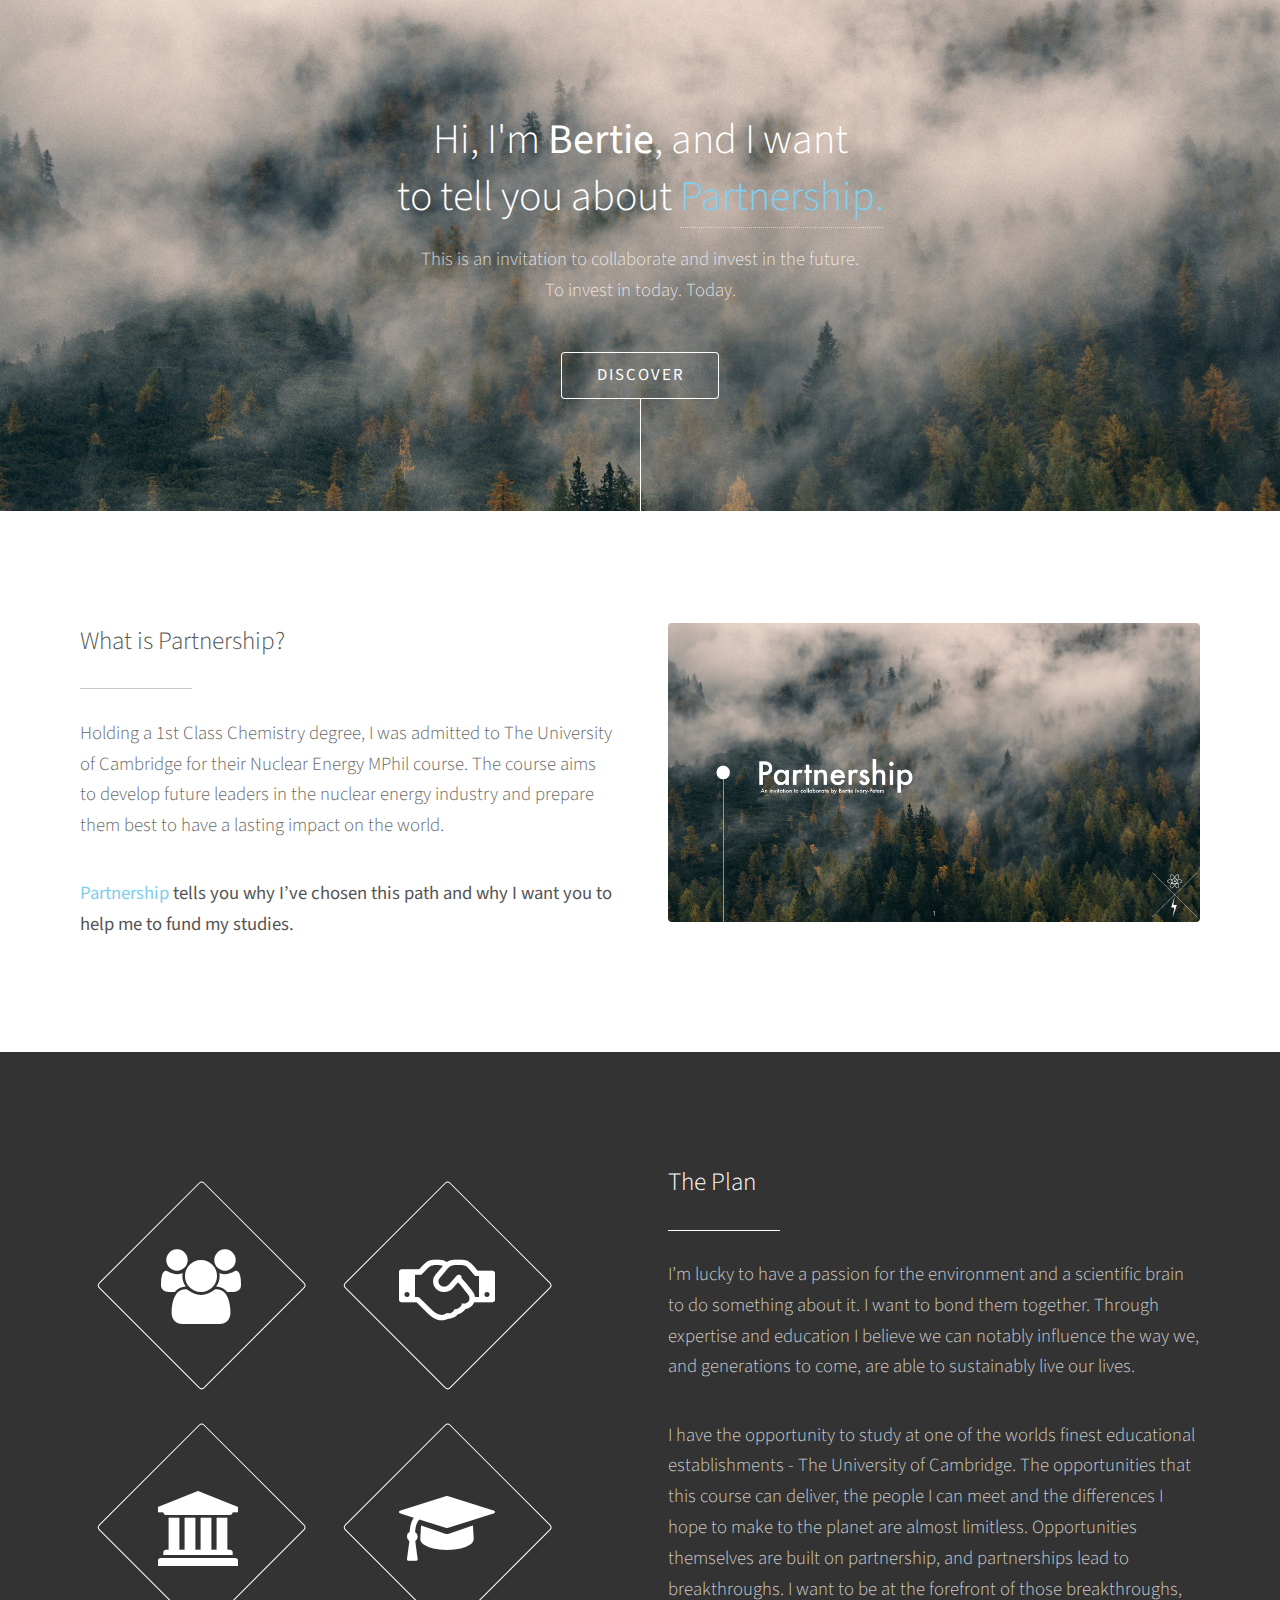
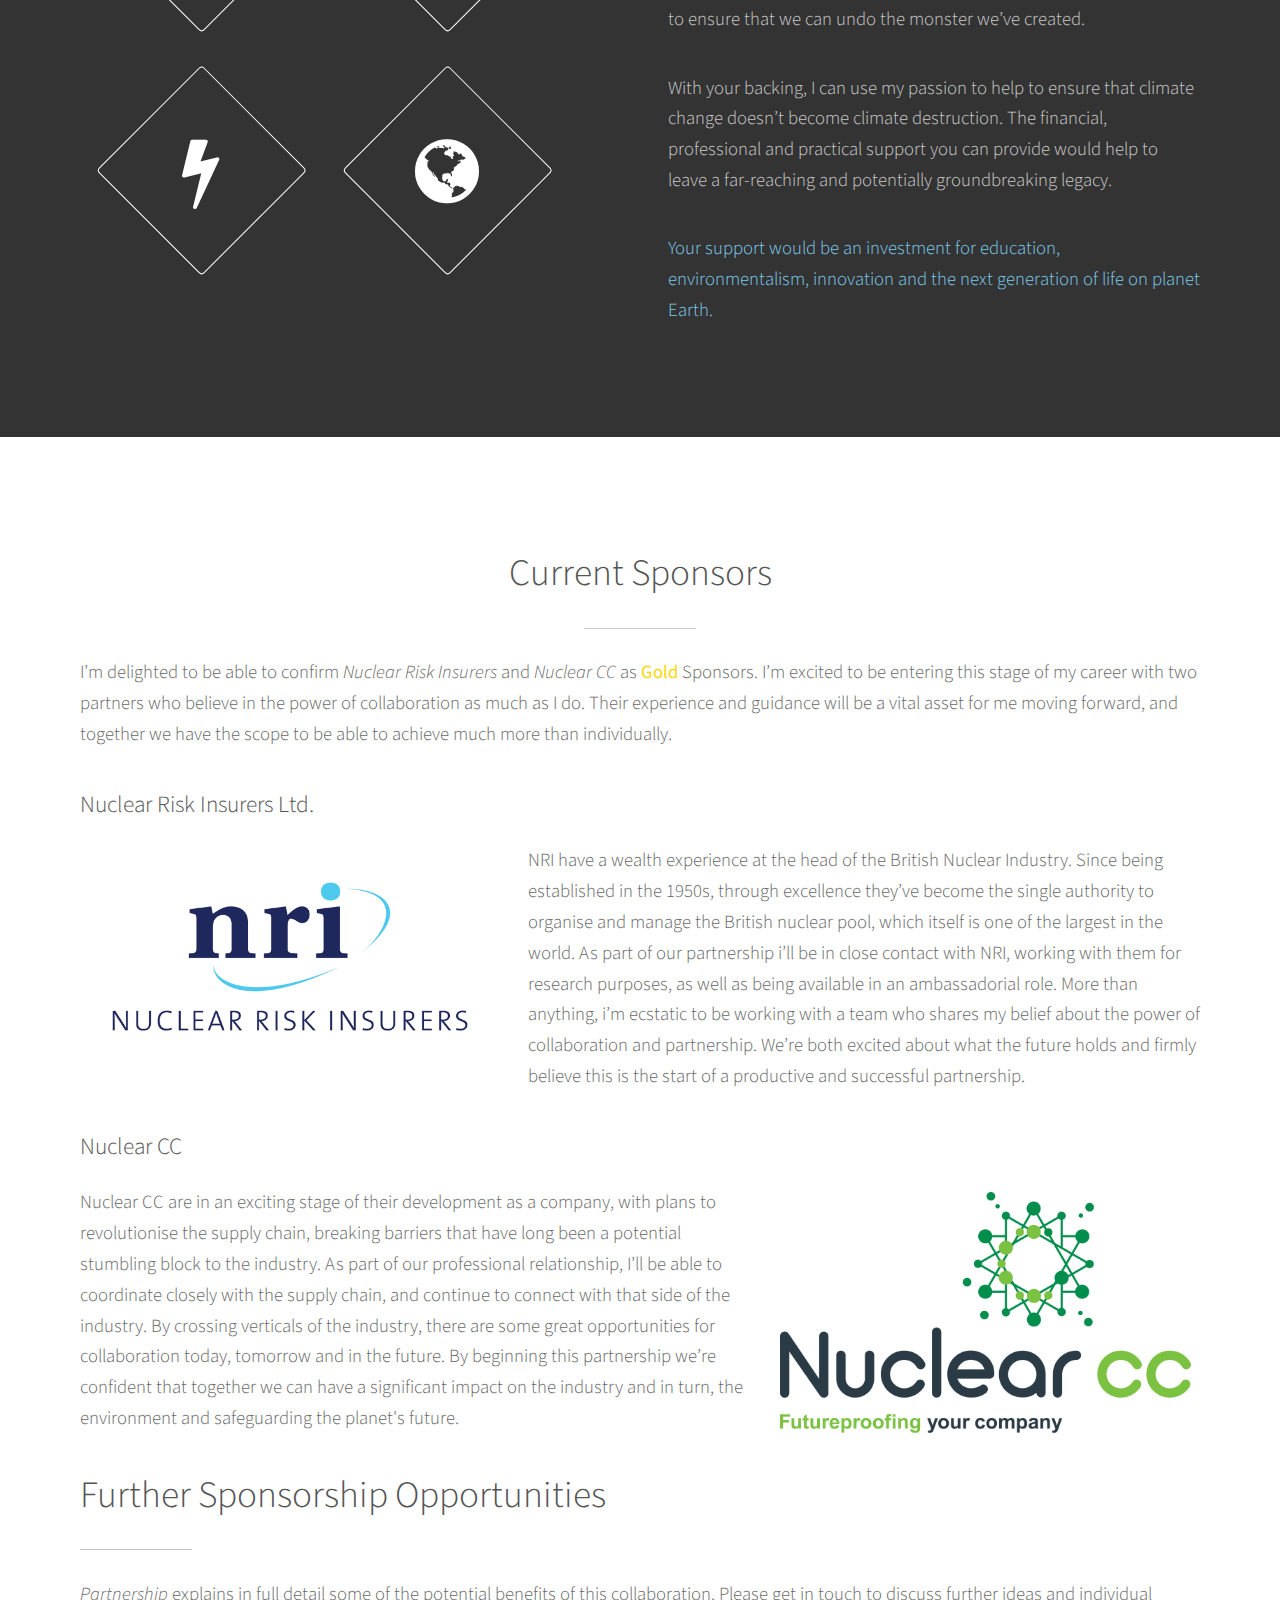
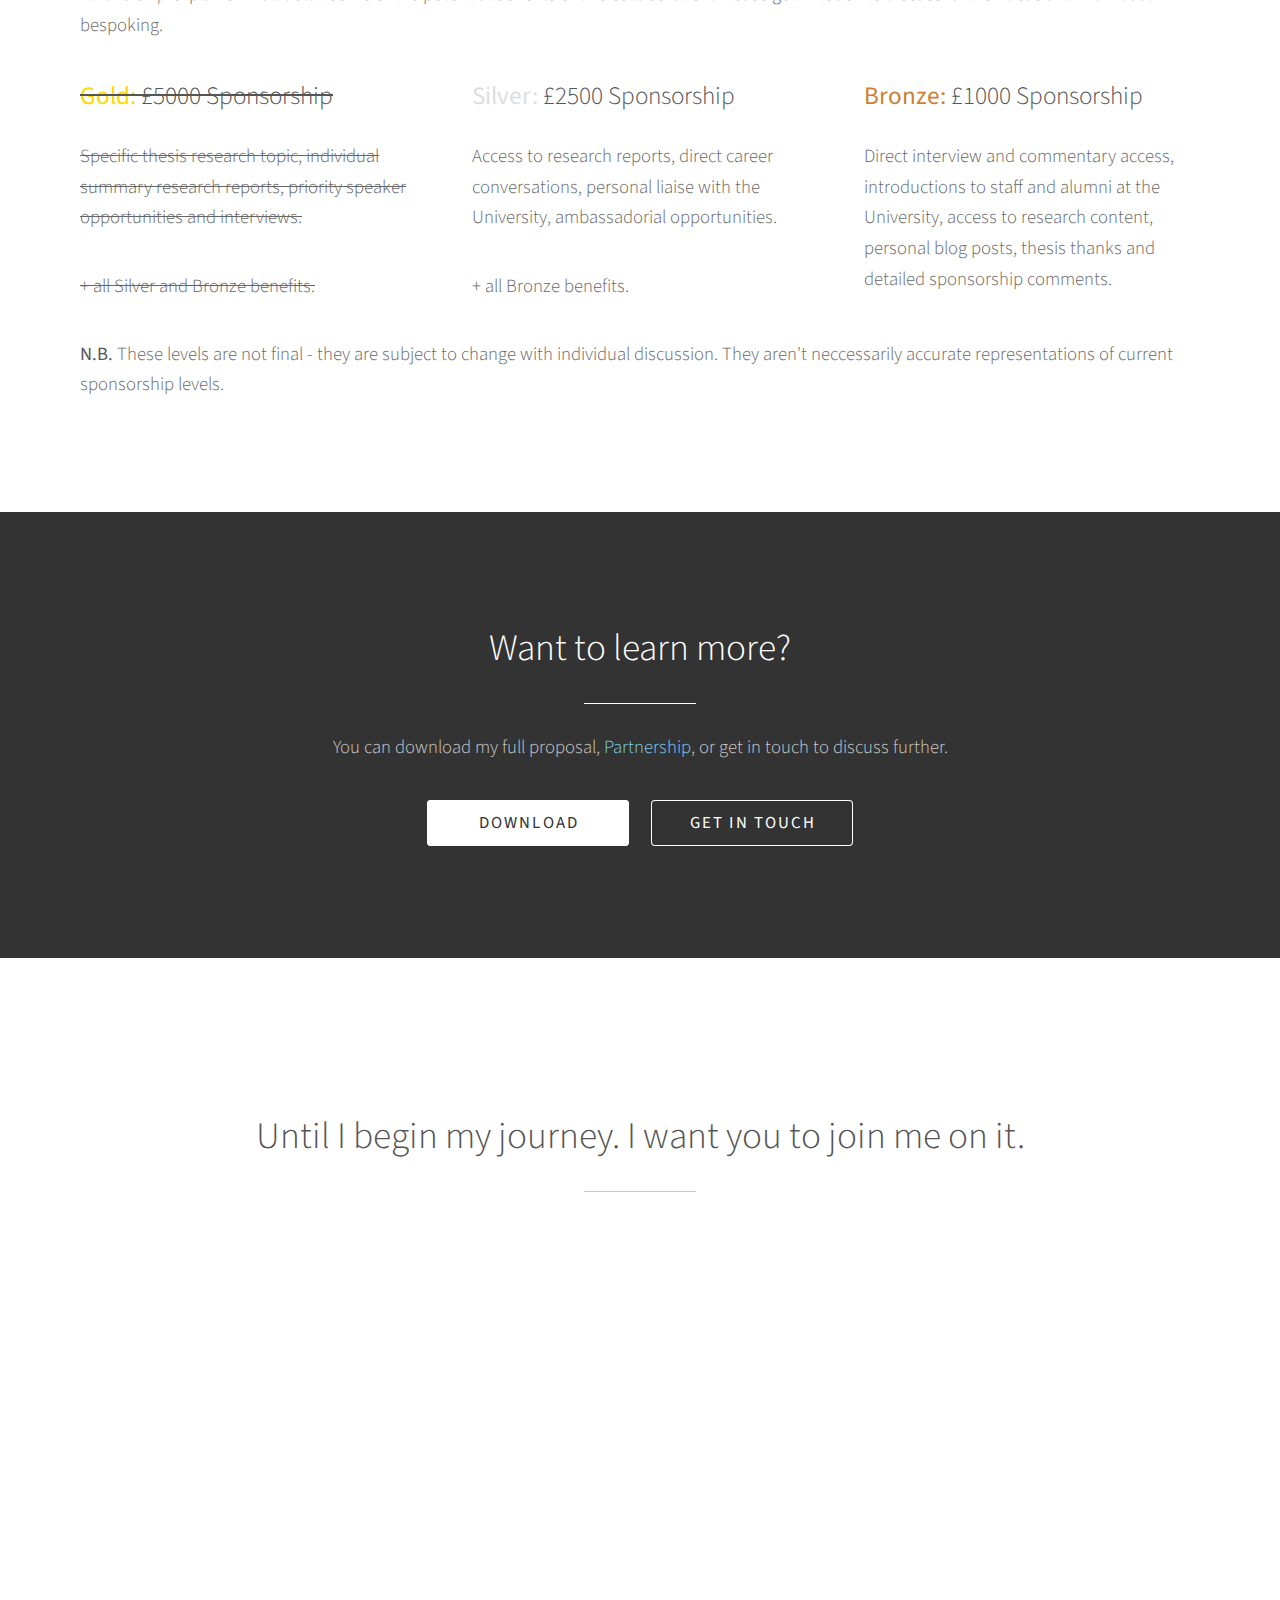
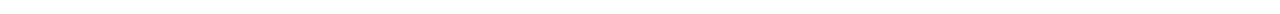
<file: partnership.html>
<!DOCTYPE HTML>
<!--
	Photon by HTML5 UP
	html5up.net | @ajlkn
	Free for personal and commercial use under the CCA 3.0 license (html5up.net/license)
-->
<html>
	<head>
		<title>bertieip.com</title>
		<meta charset="utf-8" />
		<meta name="viewport" content="width=device-width, initial-scale=1" />
		<!--[if lte IE 8]><script src="assets/js/ie/html5shiv.js"></script><![endif]-->
		<link rel="stylesheet" href="assets/css/main.css" />
		<!--[if lte IE 8]><link rel="stylesheet" href="assets/css/ie8.css" /><![endif]-->
		<!--[if lte IE 9]><link rel="stylesheet" href="assets/css/ie9.css" /><![endif]-->
		<link href="https://file.myfontastic.com/UbpFDYd3mm6PWmvCnn5ewc/icons.css" rel="stylesheet">
		<link rel="shortcut icon" href="images/favicon.ico" type="image/x-icon">
	</head>
	<body>

		<!-- Header -->
			<section id="header">
				<div class="inner">
					<span class="icon-logo-black"></span>
					<h1>Hi, I'm <strong>Bertie</strong>, and I want<br />
					to tell you about <a href="assets/docs/PartnershipCompressed.pdf" target="_blank"><font color="#7ECEEF">Partnership.</a></font></h1>
					<p>This is an invitation to collaborate and invest in the future.<br />
					To invest in today. Today. </p>
					<ul class="actions">
						<li><a href="#one" class="button scrolly">Discover</a></li>
					</ul>
				</div>
			</section>

		<!-- One -->
			<section id="one" class="main style1">
				<div class="container">
					<div class="row 150%">
						<div class="6u 12u$(medium)">
							<header class="major">
								<h3>What is Partnership?</h3>
							</header>
							<p>Holding a 1st Class Chemistry degree, I was admitted to
						    The University of Cambridge for their Nuclear Energy MPhil course. The
							course aims to develop future leaders in the nuclear energy industry and prepare
							them best to have a lasting impact on the world.</p>
							<p><b><font color="#7ECEEF">Partnership</font> tells you why I’ve chosen this path and why I want you to help
							me to fund my studies.</b></p>
						</div>
						<div class="6u$ 12u$(medium) important(medium)">
							<span class="image fit"><img src="images/cover.jpeg" alt="" /></span>
						</div>
					</div>
				</div>
			</section>

		<!-- Two -->
			<section id="two" class="main style2">
				<div class="container">
					<div class="row 150%">
						<div class="6u 12u$(medium)">
							<ul class="major-icons">
								<li><span class="icon style4 major fa-users"></span></li>
								<li><span class="icon style3 major fa-handshake-o"></span></li>
								<li><span class="icon style5 major fa-university "></span></li>
								<li><span class="icon style1 major fa-graduation-cap "></span></li>
								<li><span class="icon style2 major fa-bolt"></span></li>
								<li><span class="icon style6 major fa-globe"></span></li>
							</ul>
						</div>
						<div class="6u$ 12u$(medium)">
							<header class="major">
								<h3>The Plan</h3>
							</header>
							<p>I’m lucky to have a passion for the environment and a scientific brain to
							do something about it. I want to bond them together.
							Through expertise and education I believe we can notably influence the
							way we, and generations to come, are able to sustainably live our lives.
							</p>	
							<p>I have the opportunity to study at one of the worlds finest educational
							establishments - The University of Cambridge.
							The opportunities that this course can deliver, the people I can meet and
							the differences I hope to make to the planet are almost limitless.
							Opportunities themselves are built on partnership, and partnerships lead
							to breakthroughs. I want to be at the forefront of those breakthroughs,
							to ensure that we can undo the monster we’ve created.</p>
							<p> With your backing, I can use my passion to help to ensure that climate
							change doesn’t become climate destruction.
							The financial, professional and practical support you can provide would
							help to leave a far-reaching and potentially groundbreaking legacy. </p>
							<font color="#7ECEEF">Your support would be an investment for education, environmentalism,
							innovation and the next generation of life on planet Earth.</font></p>
						</div>
					</div>
				</div>
			</section>

		
		<!-- Four -->
			<!--section id="four" class="main style2 special">
				<div class="container">
					<header class="major">
						<h2>Blah blach blachhhhhh</h2>
					</header>
					<p>You can download my full proposal <i> Partnership</i> or get in touch to discuss further.</p>
					<ul class="actions uniform">
						<!--li><a href="#" class="button special">Download</a></li>
						<li><a href="#" class="button">Get in touch</a></li>
						
					</ul>
				</div>
			</section>
			-->
		<!-- Five -->
		<section id="five" class="main style1">
				<div class="container">
					<header class="major special">
						<h2>Current Sponsors</h2>
					</header>
					<p>I’m delighted to be able to confirm <i>Nuclear Risk Insurers</i> and <i>Nuclear CC</i> as <b><font color="#FFD700">Gold</font></b> Sponsors. I’m excited to be entering this stage of my career with two partners who
					believe in the power of collaboration as much as I do. Their experience and guidance will be a
					vital asset for me moving forward, and together we have the scope to be able to achieve much more than individually.</p>
				</div>
				<div class="container">
				<h4>Nuclear Risk Insurers Ltd.</h4>
					<p><span class="image left"><img src="images/sponsors/NRI.png" alt="" /></span>NRI have a wealth experience at the head of the British Nuclear
					Industry. Since being established in the 1950s, through excellence
					they’ve become the single authority to organise and manage the British
					nuclear pool, which itself is one of the largest in the world.
					As part of our partnership i’ll be in close contact with NRI, working with
					them for research purposes, as well as being available in an
					ambassadorial role. More than anything, i’m ecstatic to be working with a team who shares
					my belief about the power of collaboration and partnership. We’re both
					excited about what the future holds and firmly believe this is the start of
					a productive and successful partnership. </p>
				<h4>Nuclear CC</h4>	
						<p><span class="image right"><img src="images/sponsors/ncc.png" alt="" /></span>Nuclear CC are in an exciting stage of their development as a company, with plans to revolutionise the supply chain, breaking barriers that have
						long been a potential stumbling block to the industry.
						As part of our professional relationship, I’ll be able to coordinate closely
						with the supply chain, and continue to connect with that side of the
						industry. By crossing verticals of the industry,
						there are some great opportunities for collaboration today, tomorrow
						and in the future. By beginning this partnership we’re confident that
						together we can have a significant impact on the industry and in turn,
						the environment and safeguarding the planet's future.</p>
				</div>		
				

				<div class="container">
					<header class="major">
						<h2>Further Sponsorship Opportunities </h2>
					</header>
					<p><i>Partnership</i> explains in full detail some of the potential benefits of this collaboration. Please get in touch to discuss 
					further ideas and individual bespoking.</p>
					<div class="row 150%">
						<div class="4u 12u$(medium)">
							<!--span class="image fit"><img src="images/pic02.jpg" alt="" /></span-->
							<h3><b><s><font color="#FFD700">Gold:</font></b> £5000 Sponsorship</h3>
							<p>Specific thesis research topic, individual summary research reports,
								priority speaker opportunities and interviews.</p><p>
								+ all Silver and Bronze benefits.</s></p>
						
						</div>
						<div class="4u 12u$(medium)">
							<!--span class="image fit"><img src="images/pic03.jpg" alt="" /></span-->
							<h3><b><font color="#DCDEE0">Silver:</font></b> £2500 Sponsorship</h3>
							<p>Access to research reports, direct career conversations, personal liaise
								with the University, ambassadorial opportunities.</p><p>
								+ all Bronze benefits.</p>
							
						</div>
						<div class="4u$ 12u$(medium)">
							<!--span class="image fit"><img src="images/pic04.jpg" alt="" /></span-->
							<h3><b><font color="#CD7F32">Bronze:</font></b> £1000 Sponsorship</h3>
							<p>Direct interview and commentary access, introductions to staff and
								alumni at the University, access to research content, personal blog posts, 
								thesis thanks and detailed sponsorship comments.</p>
							
						</div>
					</div>
					<p><small><b>N.B.</b> These levels are not final - they are subject to change with individual discussion. They aren't neccessarily accurate representations of current sponsorship levels.</small></p>
				</div>
			</section>
		

		<!-- Four -->
			<section id="four" class="main style2 special">
				<div class="container">
					<header class="major">
						<h2>Want to learn more?</h2>
					</header>
					<p>You can download my full proposal, <font color="#7ECEEF">Partnership</font>, or get in touch to discuss further.</p>
					<ul class="actions uniform">
						<li><a href="assets/docs/PartnershipCompressed.pdf" target="_blank" class="button special">Download</a></li>
						<li><a href="mailto:bhivorypeters@gmail.com?Subject=Interest%20in%20Partnership&body=Hello%20Bertie%2C%20%0A%0AI%27m%20interested%20in%20discussing%20Partnership%20with%20you.%20Please%20get%20in%20touch%20so%20we%20can%20arrange%20to%20talk%20in%20more%20detail.%20%0A%0AThanks!" target="_blank" class="button">Get in touch</a></li>
					</ul>
				</div>
			</section>

		<!-- Others -->
		
			<section id="five" class="main style1">
				<div class="container">
					<header class="major special">

						<h1><p id="countdown"></p></h1>
						<h2>Until I begin my journey. I want you to join me on it.</h2>
					</header>
					</div>
				</section> 
				<!--section id="five" class="main style1">
				<div class="container">
					
						<h4>Text</h4>
						<p>This is <b>bold</b> and this is <strong>strong</strong>. This is <i>italic</i> and this is <em>emphasized</em>.
						This is <sup>superscript</sup> text and this is <sub>subscript</sub> text.
						This is <u>underlined</u> and this is code: <code>for (;;) { ... }</code>. Finally, <a href="#">this is a link</a>.</p>
						<hr />
						<header>
							<h4>Heading with a Subtitle</h4>
							<p>Lorem ipsum dolor sit amet nullam id egestas urna aliquam</p>
						</header>
						<p>Nunc lacinia ante nunc ac lobortis. Interdum adipiscing gravida odio porttitor sem non mi integer non faucibus ornare mi ut ante amet placerat aliquet. Volutpat eu sed ante lacinia sapien lorem accumsan varius montes viverra nibh in adipiscing blandit tempus accumsan.</p>
						<header>
							<h5>Heading with a Subtitle</h5>
							<p>Lorem ipsum dolor sit amet nullam id egestas urna aliquam</p>
						</header>
						<p>Nunc lacinia ante nunc ac lobortis. Interdum adipiscing gravida odio porttitor sem non mi integer non faucibus ornare mi ut ante amet placerat aliquet. Volutpat eu sed ante lacinia sapien lorem accumsan varius montes viverra nibh in adipiscing blandit tempus accumsan.</p>
						<hr />
						<h2>Heading Level 2</h2>
						<h3>Heading Level 3</h3>
						<h4>Heading Level 4</h4>
						<h5>Heading Level 5</h5>
						<h6>Heading Level 6</h6>
						<hr />
						<h5>Blockquote</h5>
						<blockquote>Fringilla nisl. Donec accumsan interdum nisi, quis tincidunt felis sagittis eget tempus euismod. Vestibulum ante ipsum primis in faucibus vestibulum. Blandit adipiscing eu felis iaculis volutpat ac adipiscing accumsan faucibus. Vestibulum ante ipsum primis in faucibus lorem ipsum dolor sit amet nullam adipiscing eu felis.</blockquote>
						<h5>Preformatted</h5>
						<pre><code>i = 0;

while (!deck.isInOrder()) {
print 'Iteration ' + i;
deck.shuffle();
i++;
}

print 'It took ' + i + ' iterations to sort the deck.';</code></pre>
					</section>

					<section id="five" class="main style1">
				<div class="container">
						<h4>Lists</h4>
						<div class="row">
							<div class="6u 12u$(medium)">
								<h5>Unordered</h5>
								<ul>
									<li>Dolor pulvinar etiam.</li>
									<li>Sagittis adipiscing.</li>
									<li>Felis enim feugiat.</li>
								</ul>
								<h5>Alternate</h5>
								<ul class="alt">
									<li>Dolor pulvinar etiam.</li>
									<li>Sagittis adipiscing.</li>
									<li>Felis enim feugiat.</li>
								</ul>
							</div>
							<div class="6u$ 12u$(medium)">
								<h5>Ordered</h5>
								<ol>
									<li>Dolor pulvinar etiam.</li>
									<li>Etiam vel felis viverra.</li>
									<li>Felis enim feugiat.</li>
									<li>Dolor pulvinar etiam.</li>
									<li>Etiam vel felis lorem.</li>
									<li>Felis enim et feugiat.</li>
								</ol>
								<h5>Icons</h5>
								<ul class="icons">
									<li><a href="#" class="icon fa-twitter"><span class="label">Twitter</span></a></li>
									<li><a href="#" class="icon fa-facebook"><span class="label">Facebook</span></a></li>
									<li><a href="#" class="icon fa-instagram"><span class="label">Instagram</span></a></li>
									<li><a href="#" class="icon fa-github"><span class="label">Github</span></a></li>
								</ul>
							</div>
						</div>
						<h5>Actions</h5>
						<div class="row">
							<div class="6u 12u$(medium)">
								<ul class="actions">
									<li><a href="#" class="button special">Default</a></li>
									<li><a href="#" class="button">Default</a></li>
								</ul>
								<ul class="actions small">
									<li><a href="#" class="button special small">Small</a></li>
									<li><a href="#" class="button small">Small</a></li>
								</ul>
								<ul class="actions vertical">
									<li><a href="#" class="button special">Default</a></li>
									<li><a href="#" class="button">Default</a></li>
								</ul>
								<ul class="actions vertical small">
									<li><a href="#" class="button special small">Small</a></li>
									<li><a href="#" class="button small">Small</a></li>
								</ul>
							</div>
							<div class="6u 12u$(medium)">
								<ul class="actions vertical">
									<li><a href="#" class="button special fit">Default</a></li>
									<li><a href="#" class="button fit">Default</a></li>
								</ul>
								<ul class="actions vertical small">
									<li><a href="#" class="button special small fit">Small</a></li>
									<li><a href="#" class="button small fit">Small</a></li>
								</ul>
							</div>
						</div>
					</section>

					<section>
						<h4>Table</h4>
						<h5>Default</h5>
						<div class="table-wrapper">
							<table>
								<thead>
									<tr>
										<th>Name</th>
										<th>Description</th>
										<th>Price</th>
									</tr>
								</thead>
								<tbody>
									<tr>
										<td>Item One</td>
										<td>Ante turpis integer aliquet porttitor.</td>
										<td>29.99</td>
									</tr>
									<tr>
										<td>Item Two</td>
										<td>Vis ac commodo adipiscing arcu aliquet.</td>
										<td>19.99</td>
									</tr>
									<tr>
										<td>Item Three</td>
										<td> Morbi faucibus arcu accumsan lorem.</td>
										<td>29.99</td>
									</tr>
									<tr>
										<td>Item Four</td>
										<td>Vitae integer tempus condimentum.</td>
										<td>19.99</td>
									</tr>
									<tr>
										<td>Item Five</td>
										<td>Ante turpis integer aliquet porttitor.</td>
										<td>29.99</td>
									</tr>
								</tbody>
								<tfoot>
									<tr>
										<td colspan="2"></td>
										<td>100.00</td>
									</tr>
								</tfoot>
							</table>
						</div>

						<h5>Alternate</h5>
						<div class="table-wrapper">
							<table class="alt">
								<thead>
									<tr>
										<th>Name</th>
										<th>Description</th>
										<th>Price</th>
									</tr>
								</thead>
								<tbody>
									<tr>
										<td>Item One</td>
										<td>Ante turpis integer aliquet porttitor.</td>
										<td>29.99</td>
									</tr>
									<tr>
										<td>Item Two</td>
										<td>Vis ac commodo adipiscing arcu aliquet.</td>
										<td>19.99</td>
									</tr>
									<tr>
										<td>Item Three</td>
										<td> Morbi faucibus arcu accumsan lorem.</td>
										<td>29.99</td>
									</tr>
									<tr>
										<td>Item Four</td>
										<td>Vitae integer tempus condimentum.</td>
										<td>19.99</td>
									</tr>
									<tr>
										<td>Item Five</td>
										<td>Ante turpis integer aliquet porttitor.</td>
										<td>29.99</td>
									</tr>
								</tbody>
								<tfoot>
									<tr>
										<td colspan="2"></td>
										<td>100.00</td>
									</tr>
								</tfoot>
							</table>
						</div>
					</section>

					<section>
						<h4>Buttons</h4>
						<ul class="actions">
							<li><a href="#" class="button special">Special</a></li>
							<li><a href="#" class="button">Default</a></li>
						</ul>
						<ul class="actions">
							<li><a href="#" class="button big">Big</a></li>
							<li><a href="#" class="button">Default</a></li>
							<li><a href="#" class="button small">Small</a></li>
						</ul>
						<ul class="actions fit">
							<li><a href="#" class="button fit">Fit</a></li>
							<li><a href="#" class="button special fit">Fit</a></li>
							<li><a href="#" class="button fit">Fit</a></li>
						</ul>
						<ul class="actions fit small">
							<li><a href="#" class="button special fit small">Fit + Small</a></li>
							<li><a href="#" class="button fit small">Fit + Small</a></li>
							<li><a href="#" class="button special fit small">Fit + Small</a></li>
						</ul>
						<ul class="actions">
							<li><a href="#" class="button special icon fa-download">Icon</a></li>
							<li><a href="#" class="button icon fa-download">Icon</a></li>
						</ul>
						<ul class="actions">
							<li><span class="button special disabled">Disabled</span></li>
							<li><span class="button disabled">Disabled</span></li>
						</ul>
					</section>

					<section>
						<h4>Form</h4>
						<form method="post" action="#">
							<div class="row uniform 50%">
								<div class="6u 12u$(xsmall)">
									<input type="text" name="demo-name" id="demo-name" value="" placeholder="Name" />
								</div>
								<div class="6u$ 12u$(xsmall)">
									<input type="email" name="demo-email" id="demo-email" value="" placeholder="Email" />
								</div>
								<div class="12u$">
									<div class="select-wrapper">
										<select name="demo-category" id="demo-category">
											<option value="">- Category -</option>
											<option value="1">Manufacturing</option>
											<option value="1">Shipping</option>
											<option value="1">Administration</option>
											<option value="1">Human Resources</option>
										</select>
									</div>
								</div>
								<div class="4u 12u$(small)">
									<input type="radio" id="demo-priority-low" name="demo-priority" checked>
									<label for="demo-priority-low">Low</label>
								</div>
								<div class="4u 12u$(small)">
									<input type="radio" id="demo-priority-normal" name="demo-priority">
									<label for="demo-priority-normal">Normal</label>
								</div>
								<div class="4u$ 12u$(small)">
									<input type="radio" id="demo-priority-high" name="demo-priority">
									<label for="demo-priority-high">High</label>
								</div>
								<div class="6u 12u$(small)">
									<input type="checkbox" id="demo-copy" name="demo-copy">
									<label for="demo-copy">Email me a copy</label>
								</div>
								<div class="6u$ 12u$(small)">
									<input type="checkbox" id="demo-human" name="demo-human" checked>
									<label for="demo-human">Not a robot</label>
								</div>
								<div class="12u$">
									<textarea name="demo-message" id="demo-message" placeholder="Enter your message" rows="6"></textarea>
								</div>
								<div class="12u$">
									<ul class="actions">
										<li><input type="submit" value="Send Message" class="special" /></li>
										<li><input type="reset" value="Reset" /></li>
									</ul>
								</div>
							</div>
						</form>
					</section>

					<section>
						<h4>Image</h4>
						<h5>Fit</h5>
						<div class="box alt">
							<div class="row uniform 50%">
								<div class="12u"><span class="image fit"><img src="images/pic06.jpg" alt="" /></span></div>
								<div class="4u"><span class="image fit"><img src="images/pic02.jpg" alt="" /></span></div>
								<div class="4u"><span class="image fit"><img src="images/pic03.jpg" alt="" /></span></div>
								<div class="4u"><span class="image fit"><img src="images/pic04.jpg" alt="" /></span></div>
								<div class="4u"><span class="image fit"><img src="images/pic03.jpg" alt="" /></span></div>
								<div class="4u"><span class="image fit"><img src="images/pic04.jpg" alt="" /></span></div>
								<div class="4u"><span class="image fit"><img src="images/pic02.jpg" alt="" /></span></div>
								<div class="4u"><span class="image fit"><img src="images/pic04.jpg" alt="" /></span></div>
								<div class="4u"><span class="image fit"><img src="images/pic02.jpg" alt="" /></span></div>
								<div class="4u"><span class="image fit"><img src="images/pic03.jpg" alt="" /></span></div>
							</div>
						</div>
						<h5>Left &amp; Right</h5>
						<p><span class="image left"><img src="images/pic05.jpg" alt="" /></span>Fringilla nisl. Donec accumsan interdum nisi, quis tincidunt felis sagittis eget. tempus euismod. Vestibulum ante ipsum primis in faucibus vestibulum. Blandit adipiscing eu felis iaculis volutpat ac adipiscing accumsan eu faucibus. Integer ac pellentesque praesent tincidunt felis sagittis eget. tempus euismod. Vestibulum ante ipsum primis in faucibus vestibulum. Blandit adipiscing eu felis iaculis volutpat ac adipiscing accumsan eu faucibus. Integer ac pellentesque praesent. Donec accumsan interdum nisi, quis tincidunt felis sagittis eget. tempus euismod. Vestibulum ante ipsum primis in faucibus vestibulum. Blandit adipiscing eu felis iaculis volutpat ac adipiscing accumsan eu faucibus. Integer ac pellentesque praesent tincidunt felis sagittis eget. tempus euismod. Vestibulum ante ipsum primis in faucibus vestibulum. Blandit adipiscing eu felis iaculis volutpat ac adipiscing accumsan eu faucibus. Integer ac pellentesque praesent. Blandit adipiscing eu felis iaculis volutpat ac adipiscing accumsan eu faucibus. Integer ac pellentesque praesent tincidunt felis sagittis eget. tempus euismod. Vestibulum ante ipsum primis in faucibus vestibulum. Blandit adipiscing eu felis iaculis volutpat ac adipiscing accumsan eu faucibus. Integer ac pellentesque praesent.</p>
						<p><span class="image right"><img src="images/pic05.jpg" alt="" /></span>Fringilla nisl. Donec accumsan interdum nisi, quis tincidunt felis sagittis eget. tempus euismod. Vestibulum ante ipsum primis in faucibus vestibulum. Blandit adipiscing eu felis iaculis volutpat ac adipiscing accumsan eu faucibus. Integer ac pellentesque praesent tincidunt felis sagittis eget. tempus euismod. Vestibulum ante ipsum primis in faucibus vestibulum. Blandit adipiscing eu felis iaculis volutpat ac adipiscing accumsan eu faucibus. Integer ac pellentesque praesent. Donec accumsan interdum nisi, quis tincidunt felis sagittis eget. tempus euismod. Vestibulum ante ipsum primis in faucibus vestibulum. Blandit adipiscing eu felis iaculis volutpat ac adipiscing accumsan eu faucibus. Integer ac pellentesque praesent tincidunt felis sagittis eget. tempus euismod. Vestibulum ante ipsum primis in faucibus vestibulum. Blandit adipiscing eu felis iaculis volutpat ac adipiscing accumsan eu faucibus. Integer ac pellentesque praesent. Blandit adipiscing eu felis iaculis volutpat ac adipiscing accumsan eu faucibus. Integer ac pellentesque praesent tincidunt felis sagittis eget. tempus euismod. Vestibulum ante ipsum primis in faucibus vestibulum. Blandit adipiscing eu felis iaculis volutpat ac adipiscing accumsan eu faucibus. Integer ac pellentesque praesent.</p>
					</section>

				</div>
			</section>


		-->

		<!-- Footer -->
			<section id="footer">
				<ul class="icons">
					<!--li><a href="#" class="icon alt fa-twitter"><span class="label">Twitter</span></a></li>
					<li><a href="#" class="icon alt fa-facebook"><span class="label">Facebook</span></a></li>
					<li><a href="#" class="icon alt fa-instagram"><span class="label">Instagram</span></a></li>
					<li><a href="#" class="icon alt fa-github"><span class="label">GitHub</span></a></li-->
					<li><a href="mailto:bhivorypeters@gmail.com?Subject=Interest%20in%20Partnership&body=Hello%20Bertie%2C%20%0A%0AI%27m%20interested%20in%20discussing%20Partnership%20with%20you.%20Please%20get%20in%20touch%20so%20we%20can%20arrange%20to%20talk%20in%20more%20detail.%20%0A%0AThanks!" target="_blank" class="icon alt fa-envelope"><span class="label">Email</span></a></li>
				</ul>
				<ul class="copyright">
					<li>&copy;2017 Bertie Ivory-Peters</li><!--li>Design: <a href="http://html5up.net">HTML5 UP</a></li-->
				</ul>
			</section>

		<!-- Scripts -->
			<script src="assets/js/jquery.min.js"></script>
			<script src="assets/js/jquery.scrolly.min.js"></script>
			<script src="assets/js/skel.min.js"></script>
			<script src="assets/js/util.js"></script>
			<!--[if lte IE 8]><script src="assets/js/ie/respond.min.js"></script><![endif]-->
			<script src="assets/js/main.js"></script>
			<script>
				  (function(i,s,o,g,r,a,m){i['GoogleAnalyticsObject']=r;i[r]=i[r]||function(){
				  (i[r].q=i[r].q||[]).push(arguments)},i[r].l=1*new Date();a=s.createElement(o),
				  m=s.getElementsByTagName(o)[0];a.async=1;a.src=g;m.parentNode.insertBefore(a,m)
				  })(window,document,'script','https://www.google-analytics.com/analytics.js','ga');

				  ga('create', 'UA-101300939-1', 'auto');
				  ga('send', 'pageview');
			</script>
			<script>
								// Set the date we're counting down to
								var countDownDate = new Date("October 3, 2017 00:00:00").getTime();

								// Update the count down every 1 second
								var x = setInterval(function() {

								    // Get todays date and time
								    var now = new Date().getTime();
								    
								    // Find the distance between now an the count down date
								    var distance = countDownDate - now;
								    
								    // Time calculations for days, hours, minutes and seconds
								    var days = Math.floor(distance / (1000 * 60 * 60 * 24));
								    var hours = Math.floor((distance % (1000 * 60 * 60 * 24)) / (1000 * 60 * 60));
								    var minutes = Math.floor((distance % (1000 * 60 * 60)) / (1000 * 60));
								    var seconds = Math.floor((distance % (1000 * 60)) / 1000);
								    
								    // Output the result in an element with id="demo"
								    document.getElementById("countdown").innerHTML = days + "d " + hours + "h "
								    + minutes + "m " + seconds + "s ";
								    
								    // If the count down is over, write some text 
								    if (distance < 0) {
								        clearInterval(x);
								        document.getElementById("countdown").innerHTML = "EXPIRED";
								    }
								}, 1000);
			</script>

	</body>
</html>
</file>
<file: assets/css/ie8.css>
/*
	Photon by HTML5 UP
	html5up.net | @ajlkn
	Free for personal and commercial use under the CCA 3.0 license (html5up.net/license)
*/

/* Basic */

	hr {
		border-bottom: solid 1px #ccc;
	}

	blockquote {
		border-left: solid 4px #ccc;
	}

	code {
		border: solid 1px #ccc;
	}

/* Section/Article */

	header.major:after {
		background: #ccc;
	}

/* Form */

	input[type="text"],
	input[type="password"],
	input[type="email"],
	select,
	textarea {
		-ms-behavior: url("assets/js/ie/PIE.htc");
		border: solid 1px #ccc;
		position: relative;
	}

/* List */

	ul.alt li {
		border-top: solid 1px #ccc;
	}

	ul.major-icons li .icon {
		-ms-behavior: url("assets/js/ie/PIE.htc");
		border: solid 1px #ccc;
		position: relative;
	}

/* Table */

	table thead {
		border-bottom: solid 1px #ccc;
	}

	table tfoot {
		border-top: solid 1px #ccc;
	}

	table.alt tbody tr td {
		border: solid 1px #ccc;
		border-left-width: 0;
		border-top-width: 0;
	}

/* Button */

	input[type="submit"],
	input[type="reset"],
	input[type="button"],
	button,
	.button {
		-ms-behavior: url("assets/js/ie/PIE.htc");
		border: solid 1px #ccc;
		position: relative;
	}

/* Image */

	.image {
		-ms-behavior: url("assets/js/ie/PIE.htc");
	}

		.image img {
			-ms-behavior: url("assets/js/ie/PIE.htc");
			position: relative;
		}

/* Main */

	.main.style2 {
		background-color: #333;
		color: #ffffff;
		-ms-behavior: url("assets/js/ie/backgroundsize.min.htc");
		background-image: url("../../images/header.jpg");
		background-size: cover;
		position: relative;
	}

		.main.style2 a {
			border-bottom-color: #ffffff;
		}

			.main.style2 a:hover {
				color: #ffffff;
			}

		.main.style2 h1, .main.style2 h2, .main.style2 h3, .main.style2 h4, .main.style2 h5, .main.style2 h6, .main.style2 strong, .main.style2 b {
			color: #ffffff;
		}

		.main.style2 header p {
			color: #ffffff;
		}

		.main.style2 header.major:after {
			background: #ffffff;
		}

		.main.style2 input[type="submit"],
		.main.style2 input[type="reset"],
		.main.style2 input[type="button"],
		.main.style2 button,
		.main.style2 .button {
			border: solid 1px #ffffff !important;
			color: #ffffff !important;
		}

			.main.style2 input[type="submit"]:hover,
			.main.style2 input[type="reset"]:hover,
			.main.style2 input[type="button"]:hover,
			.main.style2 button:hover,
			.main.style2 .button:hover {
				background-color: transparent;
			}

			.main.style2 input[type="submit"]:active,
			.main.style2 input[type="reset"]:active,
			.main.style2 input[type="button"]:active,
			.main.style2 button:active,
			.main.style2 .button:active {
				background-color: transparent;
			}

			.main.style2 input[type="submit"].special,
			.main.style2 input[type="reset"].special,
			.main.style2 input[type="button"].special,
			.main.style2 button.special,
			.main.style2 .button.special {
				background-color: #ffffff;
				border: solid 1px #ffffff !important;
				color: #333 !important;
			}

				.main.style2 input[type="submit"].special:hover,
				.main.style2 input[type="reset"].special:hover,
				.main.style2 input[type="button"].special:hover,
				.main.style2 button.special:hover,
				.main.style2 .button.special:hover {
					background-color: transparent !important;
					color: #ffffff !important;
				}

				.main.style2 input[type="submit"].special:active,
				.main.style2 input[type="reset"].special:active,
				.main.style2 input[type="button"].special:active,
				.main.style2 button.special:active,
				.main.style2 .button.special:active {
					background-color: transparent !important;
				}

		.main.style2 ul.major-icons li .icon {
			border-color: #ffffff;
		}

		.main.style2 .icon.major {
			color: #ffffff;
		}

		.main.style2:before {
			background-image: url("images/overlay1.png");
			content: '';
			height: 100%;
			left: 0;
			position: absolute;
			top: 0;
			width: 100%;
		}

		.main.style2 > * {
			position: relative;
			z-index: 1;
		}

/* Header */

	#header {
		background-color: #4686a0;
		color: #ffffff;
	}

		#header a {
			border-bottom-color: #ffffff;
		}

			#header a:hover {
				color: #ffffff;
			}

		#header h1, #header h2, #header h3, #header h4, #header h5, #header h6, #header strong, #header b {
			color: #ffffff;
		}

		#header header p {
			color: #ffffff;
		}

		#header header.major:after {
			background: #ffffff;
		}

		#header input[type="submit"],
		#header input[type="reset"],
		#header input[type="button"],
		#header button,
		#header .button {
			border: solid 1px #ffffff !important;
			color: #ffffff !important;
		}

			#header input[type="submit"]:hover,
			#header input[type="reset"]:hover,
			#header input[type="button"]:hover,
			#header button:hover,
			#header .button:hover {
				background-color: transparent;
			}

			#header input[type="submit"]:active,
			#header input[type="reset"]:active,
			#header input[type="button"]:active,
			#header button:active,
			#header .button:active {
				background-color: transparent;
			}

			#header input[type="submit"].special,
			#header input[type="reset"].special,
			#header input[type="button"].special,
			#header button.special,
			#header .button.special {
				background-color: #ffffff;
				border: solid 1px #ffffff !important;
				color: #4686a0 !important;
			}

				#header input[type="submit"].special:hover,
				#header input[type="reset"].special:hover,
				#header input[type="button"].special:hover,
				#header button.special:hover,
				#header .button.special:hover {
					background-color: transparent !important;
					color: #ffffff !important;
				}

				#header input[type="submit"].special:active,
				#header input[type="reset"].special:active,
				#header input[type="button"].special:active,
				#header button.special:active,
				#header .button.special:active {
					background-color: transparent !important;
				}

		#header ul.major-icons li .icon {
			border-color: #ffffff;
		}

		#header .icon.major {
			color: #ffffff;
		}

/* Footer */

	#footer {
		background-color: #4686a0;
		color: #ffffff;
	}

		#footer a {
			border-bottom-color: #ffffff;
		}

			#footer a:hover {
				color: #ffffff;
			}

		#footer h1, #footer h2, #footer h3, #footer h4, #footer h5, #footer h6, #footer strong, #footer b {
			color: #ffffff;
		}

		#footer header p {
			color: #ffffff;
		}

		#footer header.major:after {
			background: #ffffff;
		}

		#footer input[type="submit"],
		#footer input[type="reset"],
		#footer input[type="button"],
		#footer button,
		#footer .button {
			border: solid 1px #ffffff !important;
			color: #ffffff !important;
		}

			#footer input[type="submit"]:hover,
			#footer input[type="reset"]:hover,
			#footer input[type="button"]:hover,
			#footer button:hover,
			#footer .button:hover {
				background-color: transparent;
			}

			#footer input[type="submit"]:active,
			#footer input[type="reset"]:active,
			#footer input[type="button"]:active,
			#footer button:active,
			#footer .button:active {
				background-color: transparent;
			}

			#footer input[type="submit"].special,
			#footer input[type="reset"].special,
			#footer input[type="button"].special,
			#footer button.special,
			#footer .button.special {
				background-color: #ffffff;
				border: solid 1px #ffffff !important;
				color: #4686a0 !important;
			}

				#footer input[type="submit"].special:hover,
				#footer input[type="reset"].special:hover,
				#footer input[type="button"].special:hover,
				#footer button.special:hover,
				#footer .button.special:hover {
					background-color: transparent !important;
					color: #ffffff !important;
				}

				#footer input[type="submit"].special:active,
				#footer input[type="reset"].special:active,
				#footer input[type="button"].special:active,
				#footer button.special:active,
				#footer .button.special:active {
					background-color: transparent !important;
				}

		#footer ul.major-icons li .icon {
			border-color: #ffffff;
		}

		#footer .icon.major {
			color: #ffffff;
		}
</file>
<file: assets/css/ie9.css>
/*
	Photon by HTML5 UP
	html5up.net | @ajlkn
	Free for personal and commercial use under the CCA 3.0 license (html5up.net/license)
*/

/* Header */

	#header {
		background-image: none;
		filter: progid:DXImageTransform.Microsoft.Gradient(startColorStr="#4fa49a", endColorStr="#4361c2", GradientType=1);
		position: relative;
	}

		#header:before {
			background-image: url("images/overlay2.png"), url("images/overlay3.svg");
			background-position: top left,							center center;
			background-size: auto,								cover;
			content: '';
			height: 100%;
			left: 0;
			position: absolute;
			top: 0;
			width: 100%;
		}

		#header > * {
			position: relative;
			z-index: 1;
		}

/* Footer */

	#footer {
		background-image: none;
		filter: progid:DXImageTransform.Microsoft.Gradient(startColorStr="#4361c2", endColorStr="#4fa49a", GradientType=1);
		position: relative;
	}

		#footer:before {
			background-image: url("images/overlay2.png"), url("images/overlay4.svg");
			background-position: top left,							center center;
			background-size: auto,								cover;
			content: '';
			height: 100%;
			left: 0;
			position: absolute;
			top: 0;
			width: 100%;
		}

		#footer > * {
			position: relative;
			z-index: 1;
		}
</file>
<file: assets/css/main.css>
@import url("font-awesome.min.css");
@import url("https://fonts.googleapis.com/css?family=Source+Sans+Pro:300,300italic,400,400italic");

/*
	Photon by HTML5 UP
	html5up.net | @ajlkn
	Free for personal and commercial use under the CCA 3.0 license (html5up.net/license)
*/

/* Reset */

	html, body, div, span, applet, object, iframe, h1, h2, h3, h4, h5, h6, p, blockquote, pre, a, abbr, acronym, address, big, cite, code, del, dfn, em, img, ins, kbd, q, s, samp, small, strike, strong, sub, sup, tt, var, b, u, i, center, dl, dt, dd, ol, ul, li, fieldset, form, label, legend, table, caption, tbody, tfoot, thead, tr, th, td, article, aside, canvas, details, embed, figure, figcaption, footer, header, hgroup, menu, nav, output, ruby, section, summary, time, mark, audio, video {
		margin: 0;
		padding: 0;
		border: 0;
		font-size: 100%;
		font: inherit;
		vertical-align: baseline;
	}

	article, aside, details, figcaption, figure, footer, header, hgroup, menu, nav, section {
		display: block;
	}

	body {
		line-height: 1;
	}

	ol, ul {
		list-style: none;
	}

	blockquote, q {
		quotes: none;
	}

	blockquote:before, blockquote:after, q:before, q:after {
		content: '';
		content: none;
	}

	table {
		border-collapse: collapse;
		border-spacing: 0;
	}

	body {
		-webkit-text-size-adjust: none;
	}

/* Box Model */

	*, *:before, *:after {
		-moz-box-sizing: border-box;
		-webkit-box-sizing: border-box;
		box-sizing: border-box;
	}

/* Containers */

	.container {
		margin-left: auto;
		margin-right: auto;
	}

	.container.\31 25\25 {
		width: 100%;
		max-width: 75em;
		min-width: 60em;
	}

	.container.\37 5\25 {
		width: 45em;
	}

	.container.\35 0\25 {
		width: 30em;
	}

	.container.\32 5\25 {
		width: 15em;
	}

	.container {
		width: 60em;
	}

	@media screen and (max-width: 1680px) {

		.container.\31 25\25 {
			width: 100%;
			max-width: 75em;
			min-width: 60em;
		}

		.container.\37 5\25 {
			width: 45em;
		}

		.container.\35 0\25 {
			width: 30em;
		}

		.container.\32 5\25 {
			width: 15em;
		}

		.container {
			width: 60em;
		}

	}

	@media screen and (max-width: 1140px) {

		.container.\31 25\25 {
			width: 100%;
			max-width: 112.5%;
			min-width: 90%;
		}

		.container.\37 5\25 {
			width: 67.5%;
		}

		.container.\35 0\25 {
			width: 45%;
		}

		.container.\32 5\25 {
			width: 22.5%;
		}

		.container {
			width: 90%;
		}

	}

	@media screen and (max-width: 980px) {

		.container.\31 25\25 {
			width: 100%;
			max-width: 125%;
			min-width: 100%;
		}

		.container.\37 5\25 {
			width: 75%;
		}

		.container.\35 0\25 {
			width: 50%;
		}

		.container.\32 5\25 {
			width: 25%;
		}

		.container {
			width: 100% !important;
		}

	}

	@media screen and (max-width: 736px) {

		.container.\31 25\25 {
			width: 100%;
			max-width: 125%;
			min-width: 100%;
		}

		.container.\37 5\25 {
			width: 75%;
		}

		.container.\35 0\25 {
			width: 50%;
		}

		.container.\32 5\25 {
			width: 25%;
		}

		.container {
			width: 100% !important;
		}

	}

	@media screen and (max-width: 480px) {

		.container.\31 25\25 {
			width: 100%;
			max-width: 125%;
			min-width: 100%;
		}

		.container.\37 5\25 {
			width: 75%;
		}

		.container.\35 0\25 {
			width: 50%;
		}

		.container.\32 5\25 {
			width: 25%;
		}

		.container {
			width: 100% !important;
		}

	}

	@media screen and (max-width: 320px) {

		.container.\31 25\25 {
			width: 100%;
			max-width: 125%;
			min-width: 100%;
		}

		.container.\37 5\25 {
			width: 75%;
		}

		.container.\35 0\25 {
			width: 50%;
		}

		.container.\32 5\25 {
			width: 25%;
		}

		.container {
			width: 100% !important;
		}

	}

/* Grid */

	.row {
		border-bottom: solid 1px transparent;
		-moz-box-sizing: border-box;
		-webkit-box-sizing: border-box;
		box-sizing: border-box;
	}

	.row > * {
		float: left;
		-moz-box-sizing: border-box;
		-webkit-box-sizing: border-box;
		box-sizing: border-box;
	}

	.row:after, .row:before {
		content: '';
		display: block;
		clear: both;
		height: 0;
	}

	.row.uniform > * > :first-child {
		margin-top: 0;
	}

	.row.uniform > * > :last-child {
		margin-bottom: 0;
	}

	.row.\30 \25 > * {
		padding: 0 0 0 0em;
	}

	.row.\30 \25 {
		margin: 0 0 -1px 0em;
	}

	.row.uniform.\30 \25 > * {
		padding: 0em 0 0 0em;
	}

	.row.uniform.\30 \25 {
		margin: 0em 0 -1px 0em;
	}

	.row > * {
		padding: 0 0 0 2em;
	}

	.row {
		margin: 0 0 -1px -2em;
	}

	.row.uniform > * {
		padding: 2em 0 0 2em;
	}

	.row.uniform {
		margin: -2em 0 -1px -2em;
	}

	.row.\32 00\25 > * {
		padding: 0 0 0 4em;
	}

	.row.\32 00\25 {
		margin: 0 0 -1px -4em;
	}

	.row.uniform.\32 00\25 > * {
		padding: 4em 0 0 4em;
	}

	.row.uniform.\32 00\25 {
		margin: -4em 0 -1px -4em;
	}

	.row.\31 50\25 > * {
		padding: 0 0 0 3em;
	}

	.row.\31 50\25 {
		margin: 0 0 -1px -3em;
	}

	.row.uniform.\31 50\25 > * {
		padding: 3em 0 0 3em;
	}

	.row.uniform.\31 50\25 {
		margin: -3em 0 -1px -3em;
	}

	.row.\35 0\25 > * {
		padding: 0 0 0 1em;
	}

	.row.\35 0\25 {
		margin: 0 0 -1px -1em;
	}

	.row.uniform.\35 0\25 > * {
		padding: 1em 0 0 1em;
	}

	.row.uniform.\35 0\25 {
		margin: -1em 0 -1px -1em;
	}

	.row.\32 5\25 > * {
		padding: 0 0 0 0.5em;
	}

	.row.\32 5\25 {
		margin: 0 0 -1px -0.5em;
	}

	.row.uniform.\32 5\25 > * {
		padding: 0.5em 0 0 0.5em;
	}

	.row.uniform.\32 5\25 {
		margin: -0.5em 0 -1px -0.5em;
	}

	.\31 2u, .\31 2u\24 {
		width: 100%;
		clear: none;
		margin-left: 0;
	}

	.\31 1u, .\31 1u\24 {
		width: 91.6666666667%;
		clear: none;
		margin-left: 0;
	}

	.\31 0u, .\31 0u\24 {
		width: 83.3333333333%;
		clear: none;
		margin-left: 0;
	}

	.\39 u, .\39 u\24 {
		width: 75%;
		clear: none;
		margin-left: 0;
	}

	.\38 u, .\38 u\24 {
		width: 66.6666666667%;
		clear: none;
		margin-left: 0;
	}

	.\37 u, .\37 u\24 {
		width: 58.3333333333%;
		clear: none;
		margin-left: 0;
	}

	.\36 u, .\36 u\24 {
		width: 50%;
		clear: none;
		margin-left: 0;
	}

	.\35 u, .\35 u\24 {
		width: 41.6666666667%;
		clear: none;
		margin-left: 0;
	}

	.\34 u, .\34 u\24 {
		width: 33.3333333333%;
		clear: none;
		margin-left: 0;
	}

	.\33 u, .\33 u\24 {
		width: 25%;
		clear: none;
		margin-left: 0;
	}

	.\32 u, .\32 u\24 {
		width: 16.6666666667%;
		clear: none;
		margin-left: 0;
	}

	.\31 u, .\31 u\24 {
		width: 8.3333333333%;
		clear: none;
		margin-left: 0;
	}

	.\31 2u\24 + *,
	.\31 1u\24 + *,
	.\31 0u\24 + *,
	.\39 u\24 + *,
	.\38 u\24 + *,
	.\37 u\24 + *,
	.\36 u\24 + *,
	.\35 u\24 + *,
	.\34 u\24 + *,
	.\33 u\24 + *,
	.\32 u\24 + *,
	.\31 u\24 + * {
		clear: left;
	}

	.\-11u {
		margin-left: 91.66667%;
	}

	.\-10u {
		margin-left: 83.33333%;
	}

	.\-9u {
		margin-left: 75%;
	}

	.\-8u {
		margin-left: 66.66667%;
	}

	.\-7u {
		margin-left: 58.33333%;
	}

	.\-6u {
		margin-left: 50%;
	}

	.\-5u {
		margin-left: 41.66667%;
	}

	.\-4u {
		margin-left: 33.33333%;
	}

	.\-3u {
		margin-left: 25%;
	}

	.\-2u {
		margin-left: 16.66667%;
	}

	.\-1u {
		margin-left: 8.33333%;
	}

	@media screen and (max-width: 1680px) {

		.row > * {
			padding: 0 0 0 2em;
		}

		.row {
			margin: 0 0 -1px -2em;
		}

		.row.uniform > * {
			padding: 2em 0 0 2em;
		}

		.row.uniform {
			margin: -2em 0 -1px -2em;
		}

		.row.\32 00\25 > * {
			padding: 0 0 0 4em;
		}

		.row.\32 00\25 {
			margin: 0 0 -1px -4em;
		}

		.row.uniform.\32 00\25 > * {
			padding: 4em 0 0 4em;
		}

		.row.uniform.\32 00\25 {
			margin: -4em 0 -1px -4em;
		}

		.row.\31 50\25 > * {
			padding: 0 0 0 3em;
		}

		.row.\31 50\25 {
			margin: 0 0 -1px -3em;
		}

		.row.uniform.\31 50\25 > * {
			padding: 3em 0 0 3em;
		}

		.row.uniform.\31 50\25 {
			margin: -3em 0 -1px -3em;
		}

		.row.\35 0\25 > * {
			padding: 0 0 0 1em;
		}

		.row.\35 0\25 {
			margin: 0 0 -1px -1em;
		}

		.row.uniform.\35 0\25 > * {
			padding: 1em 0 0 1em;
		}

		.row.uniform.\35 0\25 {
			margin: -1em 0 -1px -1em;
		}

		.row.\32 5\25 > * {
			padding: 0 0 0 0.5em;
		}

		.row.\32 5\25 {
			margin: 0 0 -1px -0.5em;
		}

		.row.uniform.\32 5\25 > * {
			padding: 0.5em 0 0 0.5em;
		}

		.row.uniform.\32 5\25 {
			margin: -0.5em 0 -1px -0.5em;
		}

		.\31 2u\28xlarge\29, .\31 2u\24\28xlarge\29 {
			width: 100%;
			clear: none;
			margin-left: 0;
		}

		.\31 1u\28xlarge\29, .\31 1u\24\28xlarge\29 {
			width: 91.6666666667%;
			clear: none;
			margin-left: 0;
		}

		.\31 0u\28xlarge\29, .\31 0u\24\28xlarge\29 {
			width: 83.3333333333%;
			clear: none;
			margin-left: 0;
		}

		.\39 u\28xlarge\29, .\39 u\24\28xlarge\29 {
			width: 75%;
			clear: none;
			margin-left: 0;
		}

		.\38 u\28xlarge\29, .\38 u\24\28xlarge\29 {
			width: 66.6666666667%;
			clear: none;
			margin-left: 0;
		}

		.\37 u\28xlarge\29, .\37 u\24\28xlarge\29 {
			width: 58.3333333333%;
			clear: none;
			margin-left: 0;
		}

		.\36 u\28xlarge\29, .\36 u\24\28xlarge\29 {
			width: 50%;
			clear: none;
			margin-left: 0;
		}

		.\35 u\28xlarge\29, .\35 u\24\28xlarge\29 {
			width: 41.6666666667%;
			clear: none;
			margin-left: 0;
		}

		.\34 u\28xlarge\29, .\34 u\24\28xlarge\29 {
			width: 33.3333333333%;
			clear: none;
			margin-left: 0;
		}

		.\33 u\28xlarge\29, .\33 u\24\28xlarge\29 {
			width: 25%;
			clear: none;
			margin-left: 0;
		}

		.\32 u\28xlarge\29, .\32 u\24\28xlarge\29 {
			width: 16.6666666667%;
			clear: none;
			margin-left: 0;
		}

		.\31 u\28xlarge\29, .\31 u\24\28xlarge\29 {
			width: 8.3333333333%;
			clear: none;
			margin-left: 0;
		}

		.\31 2u\24\28xlarge\29 + *,
		.\31 1u\24\28xlarge\29 + *,
		.\31 0u\24\28xlarge\29 + *,
		.\39 u\24\28xlarge\29 + *,
		.\38 u\24\28xlarge\29 + *,
		.\37 u\24\28xlarge\29 + *,
		.\36 u\24\28xlarge\29 + *,
		.\35 u\24\28xlarge\29 + *,
		.\34 u\24\28xlarge\29 + *,
		.\33 u\24\28xlarge\29 + *,
		.\32 u\24\28xlarge\29 + *,
		.\31 u\24\28xlarge\29 + * {
			clear: left;
		}

		.\-11u\28xlarge\29 {
			margin-left: 91.66667%;
		}

		.\-10u\28xlarge\29 {
			margin-left: 83.33333%;
		}

		.\-9u\28xlarge\29 {
			margin-left: 75%;
		}

		.\-8u\28xlarge\29 {
			margin-left: 66.66667%;
		}

		.\-7u\28xlarge\29 {
			margin-left: 58.33333%;
		}

		.\-6u\28xlarge\29 {
			margin-left: 50%;
		}

		.\-5u\28xlarge\29 {
			margin-left: 41.66667%;
		}

		.\-4u\28xlarge\29 {
			margin-left: 33.33333%;
		}

		.\-3u\28xlarge\29 {
			margin-left: 25%;
		}

		.\-2u\28xlarge\29 {
			margin-left: 16.66667%;
		}

		.\-1u\28xlarge\29 {
			margin-left: 8.33333%;
		}

	}

	@media screen and (max-width: 1140px) {

		.row > * {
			padding: 0 0 0 1.5em;
		}

		.row {
			margin: 0 0 -1px -1.5em;
		}

		.row.uniform > * {
			padding: 1.5em 0 0 1.5em;
		}

		.row.uniform {
			margin: -1.5em 0 -1px -1.5em;
		}

		.row.\32 00\25 > * {
			padding: 0 0 0 3em;
		}

		.row.\32 00\25 {
			margin: 0 0 -1px -3em;
		}

		.row.uniform.\32 00\25 > * {
			padding: 3em 0 0 3em;
		}

		.row.uniform.\32 00\25 {
			margin: -3em 0 -1px -3em;
		}

		.row.\31 50\25 > * {
			padding: 0 0 0 2.25em;
		}

		.row.\31 50\25 {
			margin: 0 0 -1px -2.25em;
		}

		.row.uniform.\31 50\25 > * {
			padding: 2.25em 0 0 2.25em;
		}

		.row.uniform.\31 50\25 {
			margin: -2.25em 0 -1px -2.25em;
		}

		.row.\35 0\25 > * {
			padding: 0 0 0 0.75em;
		}

		.row.\35 0\25 {
			margin: 0 0 -1px -0.75em;
		}

		.row.uniform.\35 0\25 > * {
			padding: 0.75em 0 0 0.75em;
		}

		.row.uniform.\35 0\25 {
			margin: -0.75em 0 -1px -0.75em;
		}

		.row.\32 5\25 > * {
			padding: 0 0 0 0.375em;
		}

		.row.\32 5\25 {
			margin: 0 0 -1px -0.375em;
		}

		.row.uniform.\32 5\25 > * {
			padding: 0.375em 0 0 0.375em;
		}

		.row.uniform.\32 5\25 {
			margin: -0.375em 0 -1px -0.375em;
		}

		.\31 2u\28large\29, .\31 2u\24\28large\29 {
			width: 100%;
			clear: none;
			margin-left: 0;
		}

		.\31 1u\28large\29, .\31 1u\24\28large\29 {
			width: 91.6666666667%;
			clear: none;
			margin-left: 0;
		}

		.\31 0u\28large\29, .\31 0u\24\28large\29 {
			width: 83.3333333333%;
			clear: none;
			margin-left: 0;
		}

		.\39 u\28large\29, .\39 u\24\28large\29 {
			width: 75%;
			clear: none;
			margin-left: 0;
		}

		.\38 u\28large\29, .\38 u\24\28large\29 {
			width: 66.6666666667%;
			clear: none;
			margin-left: 0;
		}

		.\37 u\28large\29, .\37 u\24\28large\29 {
			width: 58.3333333333%;
			clear: none;
			margin-left: 0;
		}

		.\36 u\28large\29, .\36 u\24\28large\29 {
			width: 50%;
			clear: none;
			margin-left: 0;
		}

		.\35 u\28large\29, .\35 u\24\28large\29 {
			width: 41.6666666667%;
			clear: none;
			margin-left: 0;
		}

		.\34 u\28large\29, .\34 u\24\28large\29 {
			width: 33.3333333333%;
			clear: none;
			margin-left: 0;
		}

		.\33 u\28large\29, .\33 u\24\28large\29 {
			width: 25%;
			clear: none;
			margin-left: 0;
		}

		.\32 u\28large\29, .\32 u\24\28large\29 {
			width: 16.6666666667%;
			clear: none;
			margin-left: 0;
		}

		.\31 u\28large\29, .\31 u\24\28large\29 {
			width: 8.3333333333%;
			clear: none;
			margin-left: 0;
		}

		.\31 2u\24\28large\29 + *,
		.\31 1u\24\28large\29 + *,
		.\31 0u\24\28large\29 + *,
		.\39 u\24\28large\29 + *,
		.\38 u\24\28large\29 + *,
		.\37 u\24\28large\29 + *,
		.\36 u\24\28large\29 + *,
		.\35 u\24\28large\29 + *,
		.\34 u\24\28large\29 + *,
		.\33 u\24\28large\29 + *,
		.\32 u\24\28large\29 + *,
		.\31 u\24\28large\29 + * {
			clear: left;
		}

		.\-11u\28large\29 {
			margin-left: 91.66667%;
		}

		.\-10u\28large\29 {
			margin-left: 83.33333%;
		}

		.\-9u\28large\29 {
			margin-left: 75%;
		}

		.\-8u\28large\29 {
			margin-left: 66.66667%;
		}

		.\-7u\28large\29 {
			margin-left: 58.33333%;
		}

		.\-6u\28large\29 {
			margin-left: 50%;
		}

		.\-5u\28large\29 {
			margin-left: 41.66667%;
		}

		.\-4u\28large\29 {
			margin-left: 33.33333%;
		}

		.\-3u\28large\29 {
			margin-left: 25%;
		}

		.\-2u\28large\29 {
			margin-left: 16.66667%;
		}

		.\-1u\28large\29 {
			margin-left: 8.33333%;
		}

	}

	@media screen and (max-width: 980px) {

		.row > * {
			padding: 0 0 0 1.5em;
		}

		.row {
			margin: 0 0 -1px -1.5em;
		}

		.row.uniform > * {
			padding: 1.5em 0 0 1.5em;
		}

		.row.uniform {
			margin: -1.5em 0 -1px -1.5em;
		}

		.row.\32 00\25 > * {
			padding: 0 0 0 3em;
		}

		.row.\32 00\25 {
			margin: 0 0 -1px -3em;
		}

		.row.uniform.\32 00\25 > * {
			padding: 3em 0 0 3em;
		}

		.row.uniform.\32 00\25 {
			margin: -3em 0 -1px -3em;
		}

		.row.\31 50\25 > * {
			padding: 0 0 0 2.25em;
		}

		.row.\31 50\25 {
			margin: 0 0 -1px -2.25em;
		}

		.row.uniform.\31 50\25 > * {
			padding: 2.25em 0 0 2.25em;
		}

		.row.uniform.\31 50\25 {
			margin: -2.25em 0 -1px -2.25em;
		}

		.row.\35 0\25 > * {
			padding: 0 0 0 0.75em;
		}

		.row.\35 0\25 {
			margin: 0 0 -1px -0.75em;
		}

		.row.uniform.\35 0\25 > * {
			padding: 0.75em 0 0 0.75em;
		}

		.row.uniform.\35 0\25 {
			margin: -0.75em 0 -1px -0.75em;
		}

		.row.\32 5\25 > * {
			padding: 0 0 0 0.375em;
		}

		.row.\32 5\25 {
			margin: 0 0 -1px -0.375em;
		}

		.row.uniform.\32 5\25 > * {
			padding: 0.375em 0 0 0.375em;
		}

		.row.uniform.\32 5\25 {
			margin: -0.375em 0 -1px -0.375em;
		}

		.\31 2u\28medium\29, .\31 2u\24\28medium\29 {
			width: 100%;
			clear: none;
			margin-left: 0;
		}

		.\31 1u\28medium\29, .\31 1u\24\28medium\29 {
			width: 91.6666666667%;
			clear: none;
			margin-left: 0;
		}

		.\31 0u\28medium\29, .\31 0u\24\28medium\29 {
			width: 83.3333333333%;
			clear: none;
			margin-left: 0;
		}

		.\39 u\28medium\29, .\39 u\24\28medium\29 {
			width: 75%;
			clear: none;
			margin-left: 0;
		}

		.\38 u\28medium\29, .\38 u\24\28medium\29 {
			width: 66.6666666667%;
			clear: none;
			margin-left: 0;
		}

		.\37 u\28medium\29, .\37 u\24\28medium\29 {
			width: 58.3333333333%;
			clear: none;
			margin-left: 0;
		}

		.\36 u\28medium\29, .\36 u\24\28medium\29 {
			width: 50%;
			clear: none;
			margin-left: 0;
		}

		.\35 u\28medium\29, .\35 u\24\28medium\29 {
			width: 41.6666666667%;
			clear: none;
			margin-left: 0;
		}

		.\34 u\28medium\29, .\34 u\24\28medium\29 {
			width: 33.3333333333%;
			clear: none;
			margin-left: 0;
		}

		.\33 u\28medium\29, .\33 u\24\28medium\29 {
			width: 25%;
			clear: none;
			margin-left: 0;
		}

		.\32 u\28medium\29, .\32 u\24\28medium\29 {
			width: 16.6666666667%;
			clear: none;
			margin-left: 0;
		}

		.\31 u\28medium\29, .\31 u\24\28medium\29 {
			width: 8.3333333333%;
			clear: none;
			margin-left: 0;
		}

		.\31 2u\24\28medium\29 + *,
		.\31 1u\24\28medium\29 + *,
		.\31 0u\24\28medium\29 + *,
		.\39 u\24\28medium\29 + *,
		.\38 u\24\28medium\29 + *,
		.\37 u\24\28medium\29 + *,
		.\36 u\24\28medium\29 + *,
		.\35 u\24\28medium\29 + *,
		.\34 u\24\28medium\29 + *,
		.\33 u\24\28medium\29 + *,
		.\32 u\24\28medium\29 + *,
		.\31 u\24\28medium\29 + * {
			clear: left;
		}

		.\-11u\28medium\29 {
			margin-left: 91.66667%;
		}

		.\-10u\28medium\29 {
			margin-left: 83.33333%;
		}

		.\-9u\28medium\29 {
			margin-left: 75%;
		}

		.\-8u\28medium\29 {
			margin-left: 66.66667%;
		}

		.\-7u\28medium\29 {
			margin-left: 58.33333%;
		}

		.\-6u\28medium\29 {
			margin-left: 50%;
		}

		.\-5u\28medium\29 {
			margin-left: 41.66667%;
		}

		.\-4u\28medium\29 {
			margin-left: 33.33333%;
		}

		.\-3u\28medium\29 {
			margin-left: 25%;
		}

		.\-2u\28medium\29 {
			margin-left: 16.66667%;
		}

		.\-1u\28medium\29 {
			margin-left: 8.33333%;
		}

	}

	@media screen and (max-width: 736px) {

		.row > * {
			padding: 0 0 0 1.5em;
		}

		.row {
			margin: 0 0 -1px -1.5em;
		}

		.row.uniform > * {
			padding: 1.5em 0 0 1.5em;
		}

		.row.uniform {
			margin: -1.5em 0 -1px -1.5em;
		}

		.row.\32 00\25 > * {
			padding: 0 0 0 3em;
		}

		.row.\32 00\25 {
			margin: 0 0 -1px -3em;
		}

		.row.uniform.\32 00\25 > * {
			padding: 3em 0 0 3em;
		}

		.row.uniform.\32 00\25 {
			margin: -3em 0 -1px -3em;
		}

		.row.\31 50\25 > * {
			padding: 0 0 0 2.25em;
		}

		.row.\31 50\25 {
			margin: 0 0 -1px -2.25em;
		}

		.row.uniform.\31 50\25 > * {
			padding: 2.25em 0 0 2.25em;
		}

		.row.uniform.\31 50\25 {
			margin: -2.25em 0 -1px -2.25em;
		}

		.row.\35 0\25 > * {
			padding: 0 0 0 0.75em;
		}

		.row.\35 0\25 {
			margin: 0 0 -1px -0.75em;
		}

		.row.uniform.\35 0\25 > * {
			padding: 0.75em 0 0 0.75em;
		}

		.row.uniform.\35 0\25 {
			margin: -0.75em 0 -1px -0.75em;
		}

		.row.\32 5\25 > * {
			padding: 0 0 0 0.375em;
		}

		.row.\32 5\25 {
			margin: 0 0 -1px -0.375em;
		}

		.row.uniform.\32 5\25 > * {
			padding: 0.375em 0 0 0.375em;
		}

		.row.uniform.\32 5\25 {
			margin: -0.375em 0 -1px -0.375em;
		}

		.\31 2u\28small\29, .\31 2u\24\28small\29 {
			width: 100%;
			clear: none;
			margin-left: 0;
		}

		.\31 1u\28small\29, .\31 1u\24\28small\29 {
			width: 91.6666666667%;
			clear: none;
			margin-left: 0;
		}

		.\31 0u\28small\29, .\31 0u\24\28small\29 {
			width: 83.3333333333%;
			clear: none;
			margin-left: 0;
		}

		.\39 u\28small\29, .\39 u\24\28small\29 {
			width: 75%;
			clear: none;
			margin-left: 0;
		}

		.\38 u\28small\29, .\38 u\24\28small\29 {
			width: 66.6666666667%;
			clear: none;
			margin-left: 0;
		}

		.\37 u\28small\29, .\37 u\24\28small\29 {
			width: 58.3333333333%;
			clear: none;
			margin-left: 0;
		}

		.\36 u\28small\29, .\36 u\24\28small\29 {
			width: 50%;
			clear: none;
			margin-left: 0;
		}

		.\35 u\28small\29, .\35 u\24\28small\29 {
			width: 41.6666666667%;
			clear: none;
			margin-left: 0;
		}

		.\34 u\28small\29, .\34 u\24\28small\29 {
			width: 33.3333333333%;
			clear: none;
			margin-left: 0;
		}

		.\33 u\28small\29, .\33 u\24\28small\29 {
			width: 25%;
			clear: none;
			margin-left: 0;
		}

		.\32 u\28small\29, .\32 u\24\28small\29 {
			width: 16.6666666667%;
			clear: none;
			margin-left: 0;
		}

		.\31 u\28small\29, .\31 u\24\28small\29 {
			width: 8.3333333333%;
			clear: none;
			margin-left: 0;
		}

		.\31 2u\24\28small\29 + *,
		.\31 1u\24\28small\29 + *,
		.\31 0u\24\28small\29 + *,
		.\39 u\24\28small\29 + *,
		.\38 u\24\28small\29 + *,
		.\37 u\24\28small\29 + *,
		.\36 u\24\28small\29 + *,
		.\35 u\24\28small\29 + *,
		.\34 u\24\28small\29 + *,
		.\33 u\24\28small\29 + *,
		.\32 u\24\28small\29 + *,
		.\31 u\24\28small\29 + * {
			clear: left;
		}

		.\-11u\28small\29 {
			margin-left: 91.66667%;
		}

		.\-10u\28small\29 {
			margin-left: 83.33333%;
		}

		.\-9u\28small\29 {
			margin-left: 75%;
		}

		.\-8u\28small\29 {
			margin-left: 66.66667%;
		}

		.\-7u\28small\29 {
			margin-left: 58.33333%;
		}

		.\-6u\28small\29 {
			margin-left: 50%;
		}

		.\-5u\28small\29 {
			margin-left: 41.66667%;
		}

		.\-4u\28small\29 {
			margin-left: 33.33333%;
		}

		.\-3u\28small\29 {
			margin-left: 25%;
		}

		.\-2u\28small\29 {
			margin-left: 16.66667%;
		}

		.\-1u\28small\29 {
			margin-left: 8.33333%;
		}

	}

	@media screen and (max-width: 480px) {

		.row > * {
			padding: 0 0 0 1.5em;
		}

		.row {
			margin: 0 0 -1px -1.5em;
		}

		.row.uniform > * {
			padding: 1.5em 0 0 1.5em;
		}

		.row.uniform {
			margin: -1.5em 0 -1px -1.5em;
		}

		.row.\32 00\25 > * {
			padding: 0 0 0 3em;
		}

		.row.\32 00\25 {
			margin: 0 0 -1px -3em;
		}

		.row.uniform.\32 00\25 > * {
			padding: 3em 0 0 3em;
		}

		.row.uniform.\32 00\25 {
			margin: -3em 0 -1px -3em;
		}

		.row.\31 50\25 > * {
			padding: 0 0 0 2.25em;
		}

		.row.\31 50\25 {
			margin: 0 0 -1px -2.25em;
		}

		.row.uniform.\31 50\25 > * {
			padding: 2.25em 0 0 2.25em;
		}

		.row.uniform.\31 50\25 {
			margin: -2.25em 0 -1px -2.25em;
		}

		.row.\35 0\25 > * {
			padding: 0 0 0 0.75em;
		}

		.row.\35 0\25 {
			margin: 0 0 -1px -0.75em;
		}

		.row.uniform.\35 0\25 > * {
			padding: 0.75em 0 0 0.75em;
		}

		.row.uniform.\35 0\25 {
			margin: -0.75em 0 -1px -0.75em;
		}

		.row.\32 5\25 > * {
			padding: 0 0 0 0.375em;
		}

		.row.\32 5\25 {
			margin: 0 0 -1px -0.375em;
		}

		.row.uniform.\32 5\25 > * {
			padding: 0.375em 0 0 0.375em;
		}

		.row.uniform.\32 5\25 {
			margin: -0.375em 0 -1px -0.375em;
		}

		.\31 2u\28xsmall\29, .\31 2u\24\28xsmall\29 {
			width: 100%;
			clear: none;
			margin-left: 0;
		}

		.\31 1u\28xsmall\29, .\31 1u\24\28xsmall\29 {
			width: 91.6666666667%;
			clear: none;
			margin-left: 0;
		}

		.\31 0u\28xsmall\29, .\31 0u\24\28xsmall\29 {
			width: 83.3333333333%;
			clear: none;
			margin-left: 0;
		}

		.\39 u\28xsmall\29, .\39 u\24\28xsmall\29 {
			width: 75%;
			clear: none;
			margin-left: 0;
		}

		.\38 u\28xsmall\29, .\38 u\24\28xsmall\29 {
			width: 66.6666666667%;
			clear: none;
			margin-left: 0;
		}

		.\37 u\28xsmall\29, .\37 u\24\28xsmall\29 {
			width: 58.3333333333%;
			clear: none;
			margin-left: 0;
		}

		.\36 u\28xsmall\29, .\36 u\24\28xsmall\29 {
			width: 50%;
			clear: none;
			margin-left: 0;
		}

		.\35 u\28xsmall\29, .\35 u\24\28xsmall\29 {
			width: 41.6666666667%;
			clear: none;
			margin-left: 0;
		}

		.\34 u\28xsmall\29, .\34 u\24\28xsmall\29 {
			width: 33.3333333333%;
			clear: none;
			margin-left: 0;
		}

		.\33 u\28xsmall\29, .\33 u\24\28xsmall\29 {
			width: 25%;
			clear: none;
			margin-left: 0;
		}

		.\32 u\28xsmall\29, .\32 u\24\28xsmall\29 {
			width: 16.6666666667%;
			clear: none;
			margin-left: 0;
		}

		.\31 u\28xsmall\29, .\31 u\24\28xsmall\29 {
			width: 8.3333333333%;
			clear: none;
			margin-left: 0;
		}

		.\31 2u\24\28xsmall\29 + *,
		.\31 1u\24\28xsmall\29 + *,
		.\31 0u\24\28xsmall\29 + *,
		.\39 u\24\28xsmall\29 + *,
		.\38 u\24\28xsmall\29 + *,
		.\37 u\24\28xsmall\29 + *,
		.\36 u\24\28xsmall\29 + *,
		.\35 u\24\28xsmall\29 + *,
		.\34 u\24\28xsmall\29 + *,
		.\33 u\24\28xsmall\29 + *,
		.\32 u\24\28xsmall\29 + *,
		.\31 u\24\28xsmall\29 + * {
			clear: left;
		}

		.\-11u\28xsmall\29 {
			margin-left: 91.66667%;
		}

		.\-10u\28xsmall\29 {
			margin-left: 83.33333%;
		}

		.\-9u\28xsmall\29 {
			margin-left: 75%;
		}

		.\-8u\28xsmall\29 {
			margin-left: 66.66667%;
		}

		.\-7u\28xsmall\29 {
			margin-left: 58.33333%;
		}

		.\-6u\28xsmall\29 {
			margin-left: 50%;
		}

		.\-5u\28xsmall\29 {
			margin-left: 41.66667%;
		}

		.\-4u\28xsmall\29 {
			margin-left: 33.33333%;
		}

		.\-3u\28xsmall\29 {
			margin-left: 25%;
		}

		.\-2u\28xsmall\29 {
			margin-left: 16.66667%;
		}

		.\-1u\28xsmall\29 {
			margin-left: 8.33333%;
		}

	}

	@media screen and (max-width: 320px) {

		.row > * {
			padding: 0 0 0 1.5em;
		}

		.row {
			margin: 0 0 -1px -1.5em;
		}

		.row.uniform > * {
			padding: 1.5em 0 0 1.5em;
		}

		.row.uniform {
			margin: -1.5em 0 -1px -1.5em;
		}

		.row.\32 00\25 > * {
			padding: 0 0 0 3em;
		}

		.row.\32 00\25 {
			margin: 0 0 -1px -3em;
		}

		.row.uniform.\32 00\25 > * {
			padding: 3em 0 0 3em;
		}

		.row.uniform.\32 00\25 {
			margin: -3em 0 -1px -3em;
		}

		.row.\31 50\25 > * {
			padding: 0 0 0 2.25em;
		}

		.row.\31 50\25 {
			margin: 0 0 -1px -2.25em;
		}

		.row.uniform.\31 50\25 > * {
			padding: 2.25em 0 0 2.25em;
		}

		.row.uniform.\31 50\25 {
			margin: -2.25em 0 -1px -2.25em;
		}

		.row.\35 0\25 > * {
			padding: 0 0 0 0.75em;
		}

		.row.\35 0\25 {
			margin: 0 0 -1px -0.75em;
		}

		.row.uniform.\35 0\25 > * {
			padding: 0.75em 0 0 0.75em;
		}

		.row.uniform.\35 0\25 {
			margin: -0.75em 0 -1px -0.75em;
		}

		.row.\32 5\25 > * {
			padding: 0 0 0 0.375em;
		}

		.row.\32 5\25 {
			margin: 0 0 -1px -0.375em;
		}

		.row.uniform.\32 5\25 > * {
			padding: 0.375em 0 0 0.375em;
		}

		.row.uniform.\32 5\25 {
			margin: -0.375em 0 -1px -0.375em;
		}

		.\31 2u\28xxsmall\29, .\31 2u\24\28xxsmall\29 {
			width: 100%;
			clear: none;
			margin-left: 0;
		}

		.\31 1u\28xxsmall\29, .\31 1u\24\28xxsmall\29 {
			width: 91.6666666667%;
			clear: none;
			margin-left: 0;
		}

		.\31 0u\28xxsmall\29, .\31 0u\24\28xxsmall\29 {
			width: 83.3333333333%;
			clear: none;
			margin-left: 0;
		}

		.\39 u\28xxsmall\29, .\39 u\24\28xxsmall\29 {
			width: 75%;
			clear: none;
			margin-left: 0;
		}

		.\38 u\28xxsmall\29, .\38 u\24\28xxsmall\29 {
			width: 66.6666666667%;
			clear: none;
			margin-left: 0;
		}

		.\37 u\28xxsmall\29, .\37 u\24\28xxsmall\29 {
			width: 58.3333333333%;
			clear: none;
			margin-left: 0;
		}

		.\36 u\28xxsmall\29, .\36 u\24\28xxsmall\29 {
			width: 50%;
			clear: none;
			margin-left: 0;
		}

		.\35 u\28xxsmall\29, .\35 u\24\28xxsmall\29 {
			width: 41.6666666667%;
			clear: none;
			margin-left: 0;
		}

		.\34 u\28xxsmall\29, .\34 u\24\28xxsmall\29 {
			width: 33.3333333333%;
			clear: none;
			margin-left: 0;
		}

		.\33 u\28xxsmall\29, .\33 u\24\28xxsmall\29 {
			width: 25%;
			clear: none;
			margin-left: 0;
		}

		.\32 u\28xxsmall\29, .\32 u\24\28xxsmall\29 {
			width: 16.6666666667%;
			clear: none;
			margin-left: 0;
		}

		.\31 u\28xxsmall\29, .\31 u\24\28xxsmall\29 {
			width: 8.3333333333%;
			clear: none;
			margin-left: 0;
		}

		.\31 2u\24\28xxsmall\29 + *,
		.\31 1u\24\28xxsmall\29 + *,
		.\31 0u\24\28xxsmall\29 + *,
		.\39 u\24\28xxsmall\29 + *,
		.\38 u\24\28xxsmall\29 + *,
		.\37 u\24\28xxsmall\29 + *,
		.\36 u\24\28xxsmall\29 + *,
		.\35 u\24\28xxsmall\29 + *,
		.\34 u\24\28xxsmall\29 + *,
		.\33 u\24\28xxsmall\29 + *,
		.\32 u\24\28xxsmall\29 + *,
		.\31 u\24\28xxsmall\29 + * {
			clear: left;
		}

		.\-11u\28xxsmall\29 {
			margin-left: 91.66667%;
		}

		.\-10u\28xxsmall\29 {
			margin-left: 83.33333%;
		}

		.\-9u\28xxsmall\29 {
			margin-left: 75%;
		}

		.\-8u\28xxsmall\29 {
			margin-left: 66.66667%;
		}

		.\-7u\28xxsmall\29 {
			margin-left: 58.33333%;
		}

		.\-6u\28xxsmall\29 {
			margin-left: 50%;
		}

		.\-5u\28xxsmall\29 {
			margin-left: 41.66667%;
		}

		.\-4u\28xxsmall\29 {
			margin-left: 33.33333%;
		}

		.\-3u\28xxsmall\29 {
			margin-left: 25%;
		}

		.\-2u\28xxsmall\29 {
			margin-left: 16.66667%;
		}

		.\-1u\28xxsmall\29 {
			margin-left: 8.33333%;
		}

	}

/* Basic */

	body {
		background: #fff;
	}
		body.is-loading *, body.is-loading *:before, body.is-loading *:after {
			-moz-animation: none !important;
			-webkit-animation: none !important;
			-ms-animation: none !important;
			animation: none !important;
			-moz-transition: none !important;
			-webkit-transition: none !important;
			-ms-transition: none !important;
			transition: none !important;
		}

	body, input, select, textarea {
		color: #666;
		font-family: "Source Sans Pro", Helvetica, sans-serif;
		font-size: 16pt;
		font-weight: 300;
		line-height: 1.65em;
	}

	a {
		-moz-transition: color 0.2s ease-in-out, border-color 0.2s ease-in-out;
		-webkit-transition: color 0.2s ease-in-out, border-color 0.2s ease-in-out;
		-ms-transition: color 0.2s ease-in-out, border-color 0.2s ease-in-out;
		transition: color 0.2s ease-in-out, border-color 0.2s ease-in-out;
		border-bottom: dotted 1px #666;
		color: inherit;
		text-decoration: none;
	}

		a:hover {
			border-bottom-color: transparent !important;
			color: #6bd4c8;
		}

	strong, b {
		color: #555;
		font-weight: 400;
	}

	em, i {
		font-style: italic;
	}

	p {
		margin: 0 0 2em 0;
	}

	h1, h2, h3, h4, h5, h6 {
		color: #555;
		line-height: 1em;
		margin: 0 0 1em 0;
	}

		h1 a, h2 a, h3 a, h4 a, h5 a, h6 a {
			color: inherit;
			text-decoration: none;
		}

	h1 {
		font-size: 2.25em;
		line-height: 1.35em;
	}

	h2 {
		font-size: 2em;
		line-height: 1.35em;
	}

	h3 {
		font-size: 1.35em;
		line-height: 1.5em;
	}

	h4 {
		font-size: 1.25em;
		line-height: 1.5em;
	}

	h5 {
		font-size: 0.9em;
		line-height: 1.5em;
	}

	h6 {
		font-size: 0.7em;
		line-height: 1.5em;
	}

	sub {
		font-size: 0.8em;
		position: relative;
		top: 0.5em;
	}

	sup {
		font-size: 0.8em;
		position: relative;
		top: -0.5em;
	}

	hr {
		border: 0;
		border-bottom: solid 1px rgba(144, 144, 144, 0.5);
		margin: 2em 0;
	}

		hr.major {
			margin: 3em 0;
		}

	blockquote {
		border-left: solid 4px rgba(144, 144, 144, 0.5);
		font-style: italic;
		margin: 0 0 2em 0;
		padding: 0.5em 0 0.5em 2em;
	}

	code {
		background: rgba(144, 144, 144, 0.075);
		border-radius: 4px;
		border: solid 1px rgba(144, 144, 144, 0.5);
		font-family: "Courier New", monospace;
		font-size: 0.9em;
		margin: 0 0.25em;
		padding: 0.25em 0.65em;
	}

	pre {
		-webkit-overflow-scrolling: touch;
		font-family: "Courier New", monospace;
		font-size: 0.9em;
		margin: 0 0 2em 0;
	}

		pre code {
			display: block;
			line-height: 1.75em;
			padding: 1em 1.5em;
			overflow-x: auto;
		}

	.align-left {
		text-align: left;
	}

	.align-center {
		text-align: center;
	}

	.align-right {
		text-align: right;
	}

/* Section/Article */

	section.special, article.special {
		text-align: center;
	}

	header p {
		color: #999;
		margin: 0 0 1.5em 0;
		position: relative;
	}

	header h2 + p {
		font-size: 1.25em;
		line-height: 1.5em;
		margin-top: -1em;
	}

	header h3 + p {
		font-size: 1.1em;
		line-height: 1.5em;
		margin-top: -0.8em;
	}

	header h4 + p,
	header h5 + p,
	header h6 + p {
		font-size: 0.9em;
		line-height: 1.5em;
		margin-top: -0.6em;
	}

	header.major {
		margin: 0 0 1em 0;
	}

		header.major:after {
			background: rgba(144, 144, 144, 0.5);
			content: '';
			display: inline-block;
			height: 1px;
			margin-top: 1.5em;
			width: 6em;
		}

		header.major h2, header.major h3, header.major h4, header.major h5, header.major h6 {
			margin: 0;
		}

		header.major p {
			margin: 0.7em 0 0 0;
		}

	header.special {
		text-align: center;
	}

/* Form */

	form {
		margin: 0 0 2em 0;
	}

	label {
		color: #555;
		display: block;
		font-size: 0.9em;
		font-weight: 400;
		margin: 0 0 1em 0;
	}

	input[type="text"],
	input[type="password"],
	input[type="email"],
	select,
	textarea {
		-moz-appearance: none;
		-webkit-appearance: none;
		-ms-appearance: none;
		appearance: none;
		background: rgba(144, 144, 144, 0.075);
		border-radius: 4px;
		border: none;
		border: solid 1px rgba(144, 144, 144, 0.5);
		color: inherit;
		display: block;
		outline: 0;
		padding: 0 1em;
		text-decoration: none;
		width: 100%;
	}

		input[type="text"]:invalid,
		input[type="password"]:invalid,
		input[type="email"]:invalid,
		select:invalid,
		textarea:invalid {
			box-shadow: none;
		}

		input[type="text"]:focus,
		input[type="password"]:focus,
		input[type="email"]:focus,
		select:focus,
		textarea:focus {
			border-color: #6bd4c8;
		}

	.select-wrapper {
		text-decoration: none;
		display: block;
		position: relative;
	}

		.select-wrapper:before {
			-moz-osx-font-smoothing: grayscale;
			-webkit-font-smoothing: antialiased;
			font-family: FontAwesome;
			font-style: normal;
			font-weight: normal;
			text-transform: none !important;
		}

		.select-wrapper:before {
			color: rgba(144, 144, 144, 0.5);
			content: '\f078';
			display: block;
			height: 2.75em;
			line-height: 2.75em;
			pointer-events: none;
			position: absolute;
			right: 0;
			text-align: center;
			top: 0;
			width: 2.75em;
		}

		.select-wrapper select::-ms-expand {
			display: none;
		}

	input[type="text"],
	input[type="password"],
	input[type="email"],
	select {
		height: 2.75em;
	}

	textarea {
		padding: 0.75em 1em;
	}

	input[type="checkbox"],
	input[type="radio"] {
		-moz-appearance: none;
		-webkit-appearance: none;
		-ms-appearance: none;
		appearance: none;
		display: block;
		float: left;
		margin-right: -2em;
		opacity: 0;
		width: 1em;
		z-index: -1;
	}

		input[type="checkbox"] + label,
		input[type="radio"] + label {
			text-decoration: none;
			color: #666;
			cursor: pointer;
			display: inline-block;
			font-size: 1em;
			font-weight: 300;
			padding-left: 2.4em;
			padding-right: 0.75em;
			position: relative;
		}

			input[type="checkbox"] + label:before,
			input[type="radio"] + label:before {
				-moz-osx-font-smoothing: grayscale;
				-webkit-font-smoothing: antialiased;
				font-family: FontAwesome;
				font-style: normal;
				font-weight: normal;
				text-transform: none !important;
			}

			input[type="checkbox"] + label:before,
			input[type="radio"] + label:before {
				background: rgba(144, 144, 144, 0.075);
				border-radius: 4px;
				border: solid 1px rgba(144, 144, 144, 0.5);
				content: '';
				display: inline-block;
				height: 1.65em;
				left: 0;
				line-height: 1.58125em;
				position: absolute;
				text-align: center;
				top: 0;
				width: 1.65em;
			}

		input[type="checkbox"]:checked + label:before,
		input[type="radio"]:checked + label:before {
			background: #666666;
			border-color: #666666;
			color: #ffffff;
			content: '\f00c';
		}

		input[type="checkbox"]:focus + label:before,
		input[type="radio"]:focus + label:before {
			border-color: #6bd4c8;
		}

	input[type="checkbox"] + label:before {
		border-radius: 4px;
	}

	input[type="radio"] + label:before {
		border-radius: 100%;
	}

	::-webkit-input-placeholder {
		color: #999 !important;
		opacity: 1.0;
	}

	:-moz-placeholder {
		color: #999 !important;
		opacity: 1.0;
	}

	::-moz-placeholder {
		color: #999 !important;
		opacity: 1.0;
	}

	:-ms-input-placeholder {
		color: #999 !important;
		opacity: 1.0;
	}

	.formerize-placeholder {
		color: #999 !important;
		opacity: 1.0;
	}

/* Box */

	.box {
		border-radius: 4px;
		border: solid 1px rgba(144, 144, 144, 0.5);
		margin-bottom: 2em;
		padding: 1.5em;
	}

		.box > :last-child,
		.box > :last-child > :last-child,
		.box > :last-child > :last-child > :last-child {
			margin-bottom: 0;
		}

		.box.alt {
			border: 0;
			border-radius: 0;
			padding: 0;
		}

/* Icon */

	.icon {
		text-decoration: none;
		border-bottom: none;
		position: relative;
	}

		.icon:before {
			-moz-osx-font-smoothing: grayscale;
			-webkit-font-smoothing: antialiased;
			font-family: FontAwesome;
			font-style: normal;
			font-weight: normal;
			text-transform: none !important;
		}

		.icon > .label {
			display: none;
		}

		.icon.style1:before {
			/*color: #c3e895;*/
			color: #fff;
		}

		.icon.style2:before {
			/*color: #8addaa;*/
			color: #fff;
		}

		.icon.style3:before {
			/*color: #6bd4c8;*/
			color: #fff;
		}

		.icon.style4:before {
			/*color: #57aed3;*/
			color: #fff;
		}

		.icon.style5:before {
			/*color: #4a87d3;*/
			color: #fff;
		}

		.icon.style6:before {
			/*color: #6b88e6;*/
			color: #fff;
		}

		.icon.major {
			text-decoration: none;
			color: #555;
			cursor: default;
			display: inline-block;
			margin: 0 0 1.5em 0;
		}

			.icon.major:before {
				-moz-osx-font-smoothing: grayscale;
				-webkit-font-smoothing: antialiased;
				font-family: FontAwesome;
				font-style: normal;
				font-weight: normal;
				text-transform: none !important;
			}

			.icon.major:before {
				font-size: 4em;
				line-height: 1em;
			}

/* Image */

	.image {
		border-radius: 4px;
		border: 0;
		display: inline-block;
		position: relative;
	}

		.image img {
			border-radius: 4px;
			display: block;
		}

		.image.left {
			float: left;
			padding: 0 1.5em 1em 0;
			top: 0.25em;
		}

		.image.right {
			float: right;
			padding: 0 0 1em 1.5em;
			top: 0.25em;
		}

		.image.left, .image.right {
			max-width: 40%;
		}

			.image.left img, .image.right img {
				width: 100%;
			}

		.image.fit {
			display: block;
			margin: 0 0 2em 0;
			width: 100%;
		}

			.image.fit img {
				width: 100%;
			}

/* List */

	ol {
		list-style: decimal;
		margin: 0 0 2em 0;
		padding-left: 1.25em;
	}

		ol li {
			padding-left: 0.25em;
		}

	ul {
		list-style: disc;
		margin: 0 0 2em 0;
		padding-left: 1em;
	}

		ul li {
			padding-left: 0.5em;
		}

		ul.alt {
			list-style: none;
			padding-left: 0;
		}

			ul.alt li {
				border-top: solid 1px rgba(144, 144, 144, 0.5);
				padding: 0.5em 0;
			}

				ul.alt li:first-child {
					border-top: 0;
					padding-top: 0;
				}

		ul.icons {
			cursor: default;
			list-style: none;
			padding-left: 0;
		}

			ul.icons li {
				display: inline-block;
				padding: 0 1.25em 0 0;
			}

				ul.icons li:last-child {
					padding-right: 0;
				}

				ul.icons li .icon:before {
					font-size: 1.5em;
				}

		ul.major-icons {
			list-style: none;
			padding-left: 0;
		}

			ul.major-icons li {
				display: inline-block;
				padding: 2.5em;
				text-align: center;
			}

				ul.major-icons li .icon {
					-moz-transform: rotate(45deg);
					-webkit-transform: rotate(45deg);
					-ms-transform: rotate(45deg);
					transform: rotate(45deg);
					border-radius: 4px;
					border: solid 1px rgba(144, 144, 144, 0.5);
					display: inline-block;
					height: 8em;
					line-height: 8em;
					margin: 0;
					text-align: center;
					width: 8em;
				}

					ul.major-icons li .icon:before {
						-moz-transform: rotate(-45deg);
						-webkit-transform: rotate(-45deg);
						-ms-transform: rotate(-45deg);
						transform: rotate(-45deg);
						display: inline-block;
						line-height: inherit;
					}

		ul.actions {
			cursor: default;
			list-style: none;
			padding-left: 0;
		}

			ul.actions li {
				display: inline-block;
				padding: 0 1em 0 0;
				vertical-align: middle;
			}

				ul.actions li:last-child {
					padding-right: 0;
				}

			ul.actions.small li {
				padding: 0 0.5em 0 0;
			}

			ul.actions.vertical li {
				display: block;
				padding: 1em 0 0 0;
			}

				ul.actions.vertical li:first-child {
					padding-top: 0;
				}

				ul.actions.vertical li > * {
					margin-bottom: 0;
				}

			ul.actions.vertical.small li {
				padding: 0.5em 0 0 0;
			}

				ul.actions.vertical.small li:first-child {
					padding-top: 0;
				}

			ul.actions.uniform li > * {
				min-width: 12em;
			}

			ul.actions.fit {
				display: table;
				margin-left: -1em;
				padding: 0;
				table-layout: fixed;
				width: calc(100% + 1em);
			}

				ul.actions.fit li {
					display: table-cell;
					padding: 0 0 0 1em;
				}

					ul.actions.fit li > * {
						margin-bottom: 0;
					}

				ul.actions.fit.small {
					margin-left: -0.5em;
					width: calc(100% + 0.5em);
				}

					ul.actions.fit.small li {
						padding: 0 0 0 0.5em;
					}

	dl {
		margin: 0 0 2em 0;
	}

/* Table */

	.table-wrapper {
		-webkit-overflow-scrolling: touch;
		overflow-x: auto;
	}

	table {
		margin: 0 0 2em 0;
		width: 100%;
	}

		table tbody tr {
			border-left: 0;
			border-right: 0;
		}

			table tbody tr:nth-child(2n + 1) {
				background-color: rgba(144, 144, 144, 0.075);
			}

		table td {
			padding: 0.75em 0.75em;
		}

		table th {
			color: #555;
			font-size: 0.9em;
			font-weight: 400;
			padding: 0 0.75em 0.75em 0.75em;
			text-align: left;
		}

		table thead {
			border-bottom: solid 1px rgba(144, 144, 144, 0.5);
		}

		table tfoot {
			border-top: solid 1px rgba(144, 144, 144, 0.5);
		}

		table.alt {
			border-collapse: separate;
		}

			table.alt tbody tr td {
				border: solid 1px rgba(144, 144, 144, 0.5);
				border-left-width: 0;
				border-top-width: 0;
			}

				table.alt tbody tr td:first-child {
					border-left-width: 1px;
				}

			table.alt tbody tr:first-child td {
				border-top-width: 1px;
			}

			table.alt thead {
				border-bottom: 0;
			}

			table.alt tfoot {
				border-top: 0;
			}

/* Button */

	input[type="submit"],
	input[type="reset"],
	input[type="button"],
	button,
	.button {
		-moz-appearance: none;
		-webkit-appearance: none;
		-ms-appearance: none;
		appearance: none;
		-moz-transition: background-color 0.2s ease-in-out, color 0.2s ease-in-out;
		-webkit-transition: background-color 0.2s ease-in-out, color 0.2s ease-in-out;
		-ms-transition: background-color 0.2s ease-in-out, color 0.2s ease-in-out;
		transition: background-color 0.2s ease-in-out, color 0.2s ease-in-out;
		background-color: transparent;
		border-radius: 4px;
		border: 0;
		box-shadow: inset 0 0 0 1px rgba(144, 144, 144, 0.5);
		color: #555 !important;
		cursor: pointer;
		display: inline-block;
		font-size: 0.9em;
		font-weight: 400;
		height: 2.75em;
		letter-spacing: 0.125em;
		line-height: 2.75em;
		padding: 0 2em;
		text-align: center;
		text-decoration: none;
		text-indent: 0.125em;
		text-transform: uppercase;
		white-space: nowrap;
	}

		input[type="submit"]:hover,
		input[type="reset"]:hover,
		input[type="button"]:hover,
		button:hover,
		.button:hover {
			background-color: rgba(144, 144, 144, 0.075);
		}

		input[type="submit"]:active,
		input[type="reset"]:active,
		input[type="button"]:active,
		button:active,
		.button:active {
			background-color: rgba(144, 144, 144, 0.2);
		}

		input[type="submit"].icon,
		input[type="reset"].icon,
		input[type="button"].icon,
		button.icon,
		.button.icon {
			padding-left: 1.35em;
		}

			input[type="submit"].icon:before,
			input[type="reset"].icon:before,
			input[type="button"].icon:before,
			button.icon:before,
			.button.icon:before {
				margin-right: 0.5em;
			}

		input[type="submit"].fit,
		input[type="reset"].fit,
		input[type="button"].fit,
		button.fit,
		.button.fit {
			display: block;
			margin: 0 0 1em 0;
			width: 100%;
		}

		input[type="submit"].small,
		input[type="reset"].small,
		input[type="button"].small,
		button.small,
		.button.small {
			font-size: 0.7em;
		}

		input[type="submit"].big,
		input[type="reset"].big,
		input[type="button"].big,
		button.big,
		.button.big {
			font-size: 1.25em;
		}

		input[type="submit"].special,
		input[type="reset"].special,
		input[type="button"].special,
		button.special,
		.button.special {
			background-color: #555;
			box-shadow: none !important;
			color: #fff !important;
		}

			input[type="submit"].special:hover,
			input[type="reset"].special:hover,
			input[type="button"].special:hover,
			button.special:hover,
			.button.special:hover {
				background-color: #626262;
			}

			input[type="submit"].special:active,
			input[type="reset"].special:active,
			input[type="button"].special:active,
			button.special:active,
			.button.special:active {
				background-color: #484848;
			}

		input[type="submit"].disabled, input[type="submit"]:disabled,
		input[type="reset"].disabled,
		input[type="reset"]:disabled,
		input[type="button"].disabled,
		input[type="button"]:disabled,
		button.disabled,
		button:disabled,
		.button.disabled,
		.button:disabled {
			cursor: default;
			opacity: 0.25;
		}


	.icon-logo-black {
			color: #fff;
			font-size: 120px;
	}
/* Main */

	.main {
		padding: 6em 0 4em 0 ;
	}

		.main.style1 {
			background: #fff;
		}

		.main.style2 {
			background-color: #333;
			color: rgba(255, 255, 255, 0.75);
			background-attachment: fixed,							fixed;
			background-image: url("images/bg.png"), url("../../images/bg.png");
			background-size: auto,							cover;
		}

			.main.style2 a {
				border-bottom-color: rgba(255, 255, 255, 0.5);
			}

				.main.style2 a:hover {
					color: #ffffff;
				}

			.main.style2 h1, .main.style2 h2, .main.style2 h3, .main.style2 h4, .main.style2 h5, .main.style2 h6, .main.style2 strong, .main.style2 b {
				color: #ffffff;
			}

			.main.style2 header p {
				color: #ffffff;
			}

			.main.style2 header.major:after {
				background: #ffffff;
			}

			.main.style2 input[type="submit"],
			.main.style2 input[type="reset"],
			.main.style2 input[type="button"],
			.main.style2 button,
			.main.style2 .button {
				box-shadow: inset 0 0 0 1px #ffffff;
				color: #ffffff !important;
			}

				.main.style2 input[type="submit"]:hover,
				.main.style2 input[type="reset"]:hover,
				.main.style2 input[type="button"]:hover,
				.main.style2 button:hover,
				.main.style2 .button:hover {
					background-color: rgba(255, 255, 255, 0.125);
				}

				.main.style2 input[type="submit"]:active,
				.main.style2 input[type="reset"]:active,
				.main.style2 input[type="button"]:active,
				.main.style2 button:active,
				.main.style2 .button:active {
					background-color: rgba(255, 255, 255, 0.25);
				}

				.main.style2 input[type="submit"].special,
				.main.style2 input[type="reset"].special,
				.main.style2 input[type="button"].special,
				.main.style2 button.special,
				.main.style2 .button.special {
					background-color: #ffffff;
					box-shadow: inset 0 0 0 1px #ffffff !important;
					color: #333 !important;
				}

					.main.style2 input[type="submit"].special:hover,
					.main.style2 input[type="reset"].special:hover,
					.main.style2 input[type="button"].special:hover,
					.main.style2 button.special:hover,
					.main.style2 .button.special:hover {
						background-color: rgba(255, 255, 255, 0.125) !important;
						color: #ffffff !important;
					}

					.main.style2 input[type="submit"].special:active,
					.main.style2 input[type="reset"].special:active,
					.main.style2 input[type="button"].special:active,
					.main.style2 button.special:active,
					.main.style2 .button.special:active {
						background-color: rgba(255, 255, 255, 0.25) !important;
					}

			.main.style2 ul.major-icons li .icon {
				border-color: #ffffff;
			}

			.main.style2 .icon.major {
				color: #ffffff;
			}

/* Header */

	#header {
		padding: 9em 0 9em 0 ;
		background-color: #fff;
		color: rgba(255, 255, 255, 0.75);
		background-attachment: fixed;
		background-image: url("images/tree.jpg");
		/*background-image: linear-gradient(45deg, #4fa49a, #4361c2);*/
		background-position: center center;
		background-size: cover;
		overflow: hidden;
		position: relative;
		text-align: center;
	}

		#header a {
			border-bottom-color: rgba(255, 255, 255, 0.5);
		}

			#header a:hover {
				color: #ffffff;
			}

		#header h1, #header h2, #header h3, #header h4, #header h5, #header h6, #header strong, #header b {
			color: #ffffff;
		}

		#header header p {
			color: #ffffff;
		}

		#header header.major:after {
			background: #ffffff;
		}

		#header input[type="submit"],
		#header input[type="reset"],
		#header input[type="button"],
		#header button,
		#header .button {
			box-shadow: inset 0 0 0 1px #ffffff;
			color: #ffffff !important;
		}

			#header input[type="submit"]:hover,
			#header input[type="reset"]:hover,
			#header input[type="button"]:hover,
			#header button:hover,
			#header .button:hover {
				background-color: rgba(255, 255, 255, 0.125);
			}

			#header input[type="submit"]:active,
			#header input[type="reset"]:active,
			#header input[type="button"]:active,
			#header button:active,
			#header .button:active {
				background-color: rgba(255, 255, 255, 0.25);
			}

			#header input[type="submit"].special,
			#header input[type="reset"].special,
			#header input[type="button"].special,
			#header button.special,
			#header .button.special {
				background-color: #ffffff;
				box-shadow: inset 0 0 0 1px #ffffff !important;
				color: #4686a0 !important;
			}

				#header input[type="submit"].special:hover,
				#header input[type="reset"].special:hover,
				#header input[type="button"].special:hover,
				#header button.special:hover,
				#header .button.special:hover {
					background-color: rgba(255, 255, 255, 0.125) !important;
					color: #ffffff !important;
				}

				#header input[type="submit"].special:active,
				#header input[type="reset"].special:active,
				#header input[type="button"].special:active,
				#header button.special:active,
				#header .button.special:active {
					background-color: rgba(255, 255, 255, 0.25) !important;
				}

		#header ul.major-icons li .icon {
			border-color: #ffffff;
		}

		#header .icon.major {
			color: #ffffff;
		}

		#header h1 {
			margin: 0;
		}

		#header p {
			margin: 1em 0 0 0;
		}

		#header .actions {
			margin: 2.5em 0 0 0;
			position: relative;
		}

			#header .actions:after {
				background: #ffffff;
				content: '';
				height: 100vh;
				left: 50%;
				position: absolute;
				top: 100%;
				width: 1px;
			}

		#header .inner {
			-moz-transition: -moz-transform 1.5s ease, opacity 2s ease;
			-webkit-transition: -webkit-transform 1.5s ease, opacity 2s ease;
			-ms-transition: -ms-transform 1.5s ease, opacity 2s ease;
			transition: transform 1.5s ease, opacity 2s ease;
			-moz-transition-delay: 0.25s;
			-webkit-transition-delay: 0.25s;
			-ms-transition-delay: 0.25s;
			transition-delay: 0.25s;
			-moz-transform: scale(1);
			-webkit-transform: scale(1);
			-ms-transform: scale(1);
			transform: scale(1);
			opacity: 1;
			position: relative;
			z-index: 1;
		}

			#header .inner .actions {
				-moz-transition: -moz-transform 1.25s ease;
				-webkit-transition: -webkit-transform 1.25s ease;
				-ms-transition: -ms-transform 1.25s ease;
				transition: transform 1.25s ease;
				-moz-transition-delay: 1s;
				-webkit-transition-delay: 1s;
				-ms-transition-delay: 1s;
				transition-delay: 1s;
				-moz-transform: translateY(0);
				-webkit-transform: translateY(0);
				-ms-transform: translateY(0);
				transform: translateY(0);
				opacity: 1;
			}

		#header:after {
			-moz-transition: opacity 1s ease;
			-webkit-transition: opacity 1s ease;
			-ms-transition: opacity 1s ease;
			transition: opacity 1s ease;
			/*background-image: linear-gradient(45deg, #0b5118 5%, #117e25 10%, #17ab33 15%);*/
			/*background-image: url("/images/tree.jpg");*/
			content: '';
			height: 100%;
			left: 0;
			opacity: 0;
			position: absolute;
			top: 0;
			width: 100%;
		}

	body.is-loading #header .inner {
		-moz-transform: scale(1.05);
		-webkit-transform: scale(1.05);
		-ms-transform: scale(1.05);
		transform: scale(1.05);
		opacity: 0;
	}

		body.is-loading #header .inner .actions {
			-moz-transform: translateY(30em);
			-webkit-transform: translateY(30em);
			-ms-transform: translateY(30em);
			transform: translateY(30em);
			opacity: 0;
		}

	body.is-loading #header:after {
		opacity: 1;
	}

/* Footer */

	#footer {
		padding: 6em 0 6em 0 ;
		background-color: #fff;
		color: rgba(255, 255, 255, 0.75);
		background-attachment: fixed;
		background-image: url("images/tree.jpg");
		background-position: center center;
		background-size: cover;
		text-align: center;
		
	}

		#footer a {
			border-bottom-color: rgba(255, 255, 255, 0.5);
		}

			#footer a:hover {
				color: #ffffff;
			}

		#footer h1, #footer h2, #footer h3, #footer h4, #footer h5, #footer h6, #footer strong, #footer b {
			color: #ffffff;
		}

		#footer header p {
			color: #ffffff;
		}

		#footer header.major:after {
			background: #ffffff;
		}

		#footer input[type="submit"],
		#footer input[type="reset"],
		#footer input[type="button"],
		#footer button,
		#footer .button {
			box-shadow: inset 0 0 0 1px #ffffff;
			color: #ffffff !important;
		}

			#footer input[type="submit"]:hover,
			#footer input[type="reset"]:hover,
			#footer input[type="button"]:hover,
			#footer button:hover,
			#footer .button:hover {
				background-color: rgba(255, 255, 255, 0.125);
			}

			#footer input[type="submit"]:active,
			#footer input[type="reset"]:active,
			#footer input[type="button"]:active,
			#footer button:active,
			#footer .button:active {
				background-color: rgba(255, 255, 255, 0.25);
			}

			#footer input[type="submit"].special,
			#footer input[type="reset"].special,
			#footer input[type="button"].special,
			#footer button.special,
			#footer .button.special {
				background-color: #ffffff;
				box-shadow: inset 0 0 0 1px #ffffff !important;
				color: #4686a0 !important;
			}

				#footer input[type="submit"].special:hover,
				#footer input[type="reset"].special:hover,
				#footer input[type="button"].special:hover,
				#footer button.special:hover,
				#footer .button.special:hover {
					background-color: rgba(255, 255, 255, 0.125) !important;
					color: #ffffff !important;
				}

				#footer input[type="submit"].special:active,
				#footer input[type="reset"].special:active,
				#footer input[type="button"].special:active,
				#footer button.special:active,
				#footer .button.special:active {
					background-color: rgba(255, 255, 255, 0.25) !important;
				}

		#footer ul.major-icons li .icon {
			border-color: #ffffff;
		}

		#footer .icon.major {
			color: #ffffff;
		}

		#footer .icons {
			margin: 0;
		}

		#footer .copyright {
			font-size: 0.8em;
			list-style: none;
			margin: 2em 0 0 0;
			padding: 0;
		}

			#footer .copyright li {
				border-left: solid 1px;
				display: inline-block;
				line-height: 1em;
				margin-left: 1em;
				padding: 0 0 0 1em;
			}

				#footer .copyright li:first-child {
					border-left: 0;
					margin-left: 0;
					padding: 0;
				}

/* XLarge */

	@media screen and (max-width: 1680px) {

		/* Basic */

			body, input, select, textarea {
				font-size: 14pt;
			}

		/* Header */

			#header {
				padding: 6em 0 6em 0 ;
			}

	}

/* Large */

	@media screen and (max-width: 1140px) {

		/* Basic */

			body, input, select, textarea {
				font-size: 13pt;
			}

			h1 br, h2 br, h3 br, h4 br, h5 br, h6 br {
				display: none;
			}

		/* List */

			ul.major-icons li {
				padding: 2em;
			}

				ul.major-icons li .icon {
					height: 8em;
					line-height: 8em;
					width: 8em;
				}

		/* Main */

			.main {
				padding: 4em 0 2em 0 ;
			}

				.main.style2 {
					background-attachment: scroll;
				}

		/* Header */

			#header {
				padding: 5em 0 5em 0 ;
				background-attachment: scroll;
			}

				#header br {
					display: inline;
				}

		/* Footer */

			#footer {
				padding: 4em 0 4em 0 ;
				background-attachment: scroll;
			}

	}

/* Medium */

	@media screen and (max-width: 980px) {

		/* List */

			ul.major-icons li {
				padding: 2em;
			}

				ul.major-icons li .icon {
					height: 7em;
					line-height: 7em;
					width: 7em;
				}

		/* Main */

			.main {
				padding: 5em 3em 3em 3em ;
			}

		/* Header */

			#header {
				padding: 8em 3em 8em 3em ;
			}

		/* Footer */

			#footer {
				padding: 5em 3em 5em 3em ;
			}

		/* One */

			#one {
				text-align: center;
			}

		/* Two */

			#two {
				text-align: center;
			}

	}

/* Small */

	@media screen and (max-width: 736px) {

		/* Basic */

			body, input, select, textarea {
				font-size: 12pt;
			}

			h1 {
				font-size: 1.75em;
			}

			h2 {
				font-size: 1.5em;
			}

			h3 {
				font-size: 1.1em;
			}

			h4 {
				font-size: 1em;
			}

		/* List */

			ul.major-icons li {
				padding: 1.5em;
			}

				ul.major-icons li .icon {
					height: 5em;
					line-height: 5em;
					width: 5em;
				}

					ul.major-icons li .icon:before {
						font-size: 42px;
					}

		/* Icon */

			.icon.major {
				margin: 0 0 1em 0;
			}

		/* Button */

			input[type="submit"],
			input[type="reset"],
			input[type="button"],
			button,
			.button {
				height: 3em;
				line-height: 3em;
			}

		/* Main */

			.main {
				padding: 3em 1.5em 1em 1.5em ;
			}

		/* Header */

			#header {
				padding: 4em 3em 4em 3em ;
			}

				#header .actions {
					margin: 2em 0 0 0;
				}

		/* Footer */

			#footer {
				padding: 3em 1.5em 3em 1.5em ;
			}

	}

/* XSmall */

	@media screen and (max-width: 480px) {

		/* List */

			ul.actions {
				margin: 0 0 2em 0;
			}

				ul.actions li {
					display: block;
					padding: 1em 0 0 0;
					text-align: center;
					width: 100%;
				}

					ul.actions li:first-child {
						padding-top: 0;
					}

					ul.actions li > * {
						margin: 0 !important;
						width: 100%;
					}

						ul.actions li > *.icon:before {
							margin-left: -2em;
						}

				ul.actions.small li {
					padding: 0.5em 0 0 0;
				}

					ul.actions.small li:first-child {
						padding-top: 0;
					}

		/* Button */

			input[type="submit"],
			input[type="reset"],
			input[type="button"],
			.button {
				padding: 0;
			}

		/* Main */

			.main {
				padding: 2em 1.5em 0.1em 1.5em ;
			}

		/* Header */

			#header {
				padding: 4em 2em 4em 2em ;
			}

				#header br {
					display: none;
				}

		/* Footer */

			#footer {
				padding: 2em 1.5em 2em 1.5em ;
			}

				#footer .copyright {
					margin: 1.5em 0 0 0;
				}

					#footer .copyright li {
						border: 0;
						display: block;
						margin: 1em 0 0 0;
						padding: 0;
					}

						#footer .copyright li:first-child {
							margin-top: 0;
						}

	}

/* XXSmall */

	@media screen and (max-width: 320px) {

		/* Basic */

			html, body {
				min-width: 320px;
			}

		/* Main */

			.main {
				padding: 2em 1em 0.1em 1em ;
			}

		/* Header */

			#header {
				padding: 3em 1em 3em 1em ;
			}

		/* Footer */

			#footer {
				padding: 2em 1em 2em 1em ;
			}

	}
</file>
